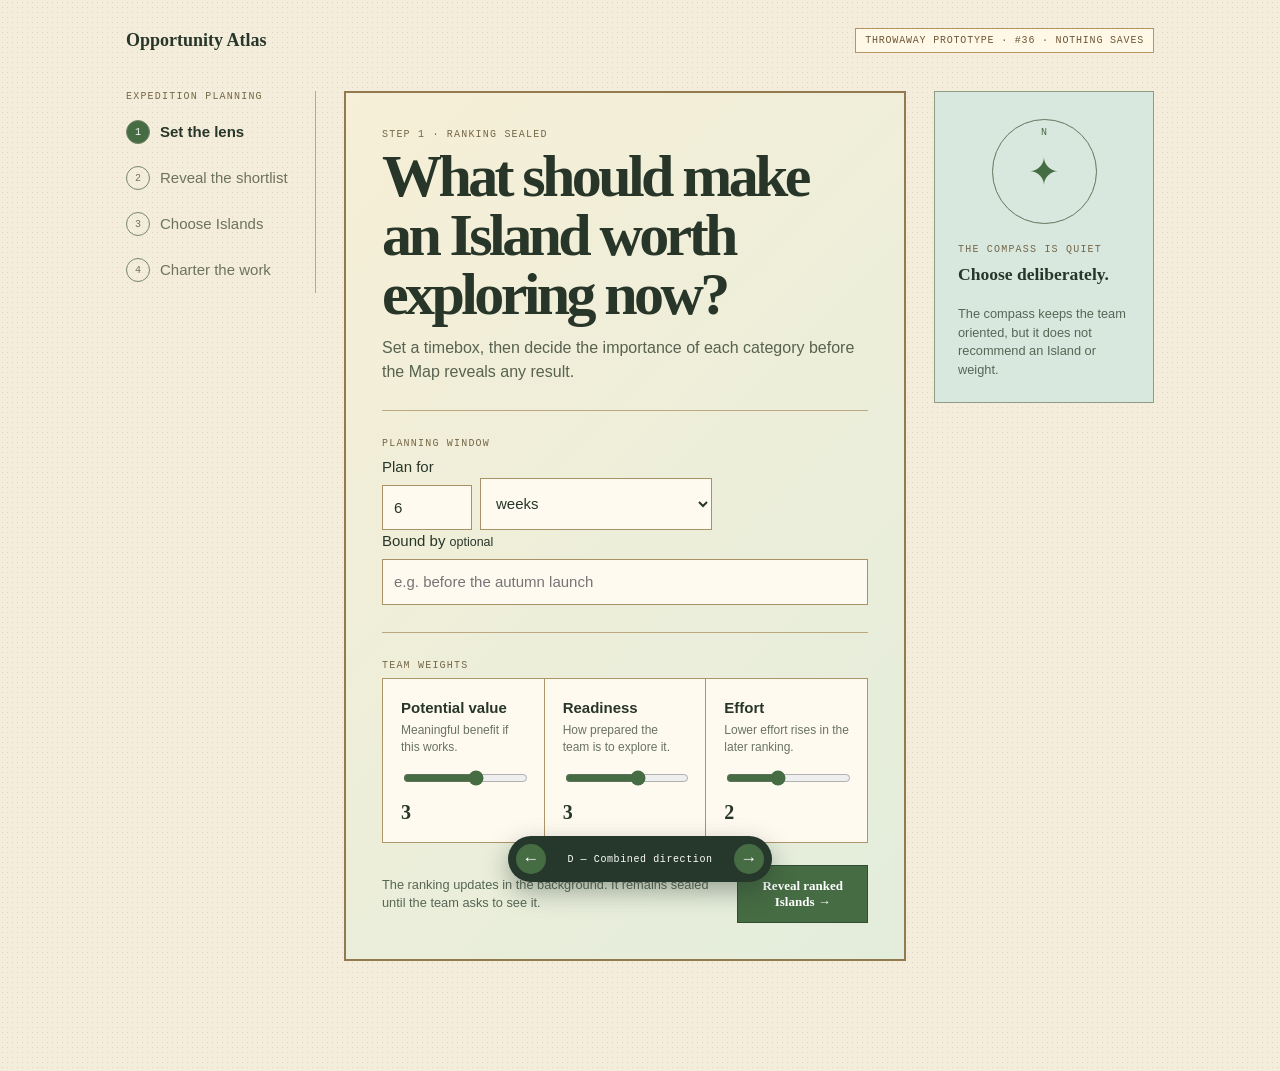
<file: static/prototype-blind-lens.html>
<!doctype html>
<html lang="en">
<head>
  <meta charset="utf-8">
  <meta name="viewport" content="width=device-width, initial-scale=1">
  <title>Prototype — blind Expedition lens</title>
  <style>
    :root{--ink:#273629;--paper:#f4eddb;--paper-deep:#e6d6b4;--sea:#d8e8df;--line:#a89167;--green:#466c43;--coral:#b86442;--blue:#eaf2f7}*{box-sizing:border-box}body{margin:0;background:var(--paper);color:var(--ink);font:15px/1.45 Manrope,Arial,sans-serif;background-image:radial-gradient(rgba(81,65,37,.13) .65px,transparent .65px);background-size:5px 5px}.shell{max-width:1080px;margin:auto;padding:28px 26px 110px}.throwaway{display:inline-block;padding:6px 9px;border:1px solid #b79562;background:#fff8e7;color:#6d5737;font:10px 'DM Mono',monospace;letter-spacing:.08em}.wordmark{font:600 18px Fraunces,Georgia,serif}.top{display:flex;justify-content:space-between;align-items:center;margin-bottom:38px}.eyebrow{margin:0 0 7px;color:#756748;font:10px 'DM Mono',monospace;letter-spacing:.12em}h1,h2,h3,p{margin-top:0}h1,h2,h3{font-family:Fraunces,Georgia,serif}h1{font-size:clamp(2.35rem,6vw,4.4rem);line-height:.98;letter-spacing:-.06em;margin-bottom:14px}.lead{max-width:650px;color:#576250;font-size:1rem}.rule{height:1px;background:#bba87f;margin:27px 0}.notice{display:flex;gap:11px;align-items:start;padding:13px 15px;border:1px solid #8aa29b;background:#e9f2ec;color:#435c49;font-size:.84rem}.seal{display:grid;place-items:center;width:22px;height:22px;border-radius:50%;background:#466c43;color:#fff;font-size:12px;flex:none}.field label{display:block;font-size:.76rem;font-weight:700}.field input{width:100%;margin-top:7px;padding:11px;border:1px solid #a89167;background:#fffaf0;color:var(--ink);font:inherit}.weight{display:grid;grid-template-columns:minmax(145px,1fr) 80px;gap:18px;align-items:center;padding:16px 0;border-top:1px solid #c8b890}.weight:first-child{border-top:0}.weight b,.weight small{display:block}.weight small{margin-top:3px;color:#697363;font-size:.75rem;font-weight:400}.weight input{width:100%;accent-color:#466c43}.weight output{font:600 20px Fraunces,Georgia,serif;text-align:right}.reveal{border:1px solid #314d34;background:#466c43;color:#fff;padding:12px 16px;font:600 13px Manrope;cursor:pointer}.reveal:hover{background:#355837}.variant{display:none}.variant.active{display:block}.a-grid{display:grid;grid-template-columns:minmax(0,1.35fr) 300px;gap:24px}.paper{border:1px solid #a89167;background:rgba(255,250,240,.73);padding:25px;box-shadow:6px 8px 0 rgba(117,86,41,.1)}.compass-card{border:1px solid #8d9c82;background:var(--sea);padding:23px}.compass{width:105px;height:105px;margin:4px auto 20px;border:1px solid #63765d;border-radius:50%;display:grid;place-items:center;font:38px Fraunces,serif;color:#466c43;position:relative}.compass:before{content:'N';position:absolute;top:7px;font:10px 'DM Mono',monospace}.plain-list{padding:0;margin:14px 0;list-style:none}.plain-list li{border-top:1px solid #a9baac;padding:10px 0;font-size:.8rem}.b-hero{border:2px double #927a4e;padding:36px;background:linear-gradient(135deg,#f7efd7,#e3eddc);text-align:center}.b-hero h1{max-width:690px;margin:0 auto 13px}.horizon-pill{display:inline-flex;gap:8px;align-items:center;padding:8px 12px;background:#fff9e8;border:1px solid #ad966a;margin:10px 0 21px;font-size:.8rem}.b-weights{display:grid;grid-template-columns:repeat(3,1fr);gap:1px;border:1px solid #ad966a;background:#ad966a;text-align:left}.b-weights .weight{border:0;background:#fffaf0;padding:18px;display:block}.b-weights output{display:block;text-align:left;margin-top:9px}.b-weights input{margin-top:14px}.b-footer{display:flex;justify-content:space-between;align-items:center;gap:18px;margin-top:22px;text-align:left}.c-layout{display:grid;grid-template-columns:270px minmax(0,1fr);gap:30px}.d-layout{display:grid;grid-template-columns:190px minmax(0,1fr) 220px;gap:28px;align-items:start}.d-layout>.compass-card{position:sticky;top:22px}.steps{border-right:1px solid #bba87f;padding-right:20px}.steps ol{padding:0;margin:0;list-style:none}.steps li{display:flex;gap:10px;align-items:center;padding:11px 0;color:#6d735f}.steps li.active{color:#273629;font-weight:700}.steps span{display:grid;place-items:center;width:24px;height:24px;border:1px solid #77876e;border-radius:50%;font:10px 'DM Mono',monospace}.steps .active span{background:#466c43;color:#fff}.single-question{max-width:630px}.question-number{color:#756748;font:12px 'DM Mono',monospace;letter-spacing:.1em}.question-controls{display:grid;gap:8px;margin:19px 0}.question-controls button{padding:13px;border:1px solid #b5a177;background:#fffaf0;color:#43533f;text-align:left;font:600 14px Manrope;cursor:pointer}.question-controls button.selected{border-color:#466c43;box-shadow:inset 4px 0 #466c43;background:#eaf2e5}.timebox{display:grid;grid-template-columns:90px 1fr;gap:8px;max-width:330px}.timebox input,.timebox select{width:100%;padding:11px;border:1px solid #a89167;background:#fffaf0;color:var(--ink);font:inherit}.row-actions{display:flex;justify-content:space-between;align-items:center;margin-top:30px}.switcher{position:fixed;z-index:5;bottom:18px;left:50%;transform:translateX(-50%);display:flex;align-items:center;gap:9px;padding:8px;background:#26372c;color:#fff;border-radius:99px;box-shadow:0 9px 24px #26372c66}.switcher button{border:0;background:#466c43;color:#fff;border-radius:50%;width:30px;height:30px;font-size:17px;cursor:pointer}.switcher span{min-width:170px;text-align:center;font:10px 'DM Mono',monospace;letter-spacing:.06em}@media(max-width:850px){.d-layout{grid-template-columns:170px minmax(0,1fr)}.d-layout>.compass-card{grid-column:2}}@media(max-width:720px){.shell{padding:20px 16px 100px}.a-grid,.c-layout,.d-layout{grid-template-columns:1fr}.b-weights{grid-template-columns:1fr}.steps{border-right:0;border-bottom:1px solid #bba87f;padding:0 0 15px}.steps ol{display:flex;gap:12px}.steps li{font-size:12px}.steps li:not(.active){display:none}.d-layout>.compass-card{position:static;grid-column:auto}.b-footer{display:block}.b-footer .reveal{margin-top:14px}.top{margin-bottom:25px}}
  </style>
</head>
<body>
  <main class="shell">
    <header class="top"><span class="wordmark">Opportunity Atlas</span><span class="throwaway">THROWAWAY PROTOTYPE · #36 · NOTHING SAVES</span></header>

    <section class="variant" data-variant="A">
      <p class="eyebrow">EXPEDITION PLANNING · STEP 1 OF 2</p><h1>Set the lens before you see the Islands.</h1><p class="lead">Choose what matters for this planning horizon. Rankings stay sealed until the team is ready to reveal them.</p>
      <div class="notice"><span class="seal">⌁</span><span><b>Ranking sealed.</b> Your choices recalculate the shortlist in the background, but no Island order, score, or recommendation is visible here.</span></div>
      <div class="a-grid" style="margin-top:24px"><section class="paper"><div class="field"><label>Planning horizon<input value="Next 6 weeks" aria-label="Planning horizon"></label></div><div class="rule"></div><p class="eyebrow">TEAM WEIGHTS</p><h2>What matters in this horizon?</h2><div class="weights"></div><button class="reveal">Reveal ranked Islands →</button></section><aside class="compass-card"><div class="compass">✦</div><p class="eyebrow">THE COMPASS IS QUIET</p><h3>Choose deliberately.</h3><p style="font-size:.8rem;color:#566655">This first step does not tell you which Island will win. It only sets the judgement the team wants to apply.</p><ul class="plain-list"><li>Values come from each Island’s Chart Room.</li><li>Weights belong to this Expedition plan.</li><li>AI suggestions are not part of this step.</li></ul></aside></div>
    </section>

    <section class="variant" data-variant="B">
      <section class="b-hero"><p class="eyebrow">EXPEDITION LENS · RANKING SEALED</p><h1>What should make an Island worth exploring now?</h1><p class="lead" style="margin-left:auto;margin-right:auto">Make the call on priorities first. The Map will not show its hand until you ask it to.</p><span class="horizon-pill">⌛ Planning horizon <input value="Next 6 weeks" aria-label="Planning horizon" style="border:0;background:transparent;font:inherit;width:115px"></span><div class="b-weights weights"></div><footer class="b-footer"><p style="margin:0;color:#566655;font-size:.8rem">No rank, score, Island name, or recommendation is shown while these weights change.</p><button class="reveal">Open the ranked shortlist →</button></footer></section>
    </section>

    <section class="variant" data-variant="C">
      <div class="c-layout"><aside class="steps"><p class="eyebrow">EXPEDITION PLANNING</p><ol><li class="active"><span>1</span> Set the lens</li><li><span>2</span> Reveal the shortlist</li><li><span>3</span> Choose Islands</li><li><span>4</span> Charter the work</li></ol></aside><section class="single-question"><p class="question-number">QUESTION 1 OF 4</p><h1>How soon do you need to learn?</h1><p class="lead">This changes the lens, not the answer. The Island ranking remains hidden until the final reveal.</p><div class="question-controls"><button>Within a few weeks <small>Favour something practical to learn quickly.</small></button><button class="selected">In the next 6 weeks <small>Balance learning value with readiness.</small></button><button>Over the next quarter <small>Leave more room for longer-term value.</small></button></div><div class="notice"><span class="seal">⌁</span><span><b>Still sealed.</b> You will set the remaining weights next, then choose when to reveal the ranking.</span></div><footer class="row-actions"><span style="font-size:.8rem;color:#63705f">0 Islands shown</span><button class="reveal">Continue →</button></footer></section></div>
    </section>

    <section class="variant" data-variant="D">
      <div class="d-layout"><aside class="steps"><p class="eyebrow">EXPEDITION PLANNING</p><ol><li class="active"><span>1</span> Set the lens</li><li><span>2</span> Reveal the shortlist</li><li><span>3</span> Choose Islands</li><li><span>4</span> Charter the work</li></ol></aside><section class="b-hero" style="text-align:left"><p class="eyebrow">STEP 1 · RANKING SEALED</p><h1 style="font-size:clamp(2.25rem,5vw,3.75rem);max-width:650px;margin-left:0">What should make an Island worth exploring now?</h1><p class="lead" style="margin-left:0">Set a timebox, then decide the importance of each category before the Map reveals any result.</p><div class="rule"></div><p class="eyebrow">PLANNING WINDOW</p><label class="field"><span>Plan for</span><span class="timebox"><input type="number" value="6" min="1" aria-label="Planning window length"><select aria-label="Planning window unit"><option>weeks</option><option>months</option><option>quarters</option></select></span></label><label class="field" style="margin-top:15px"><span>Bound by <small style="font-weight:400">optional</small></span><input placeholder="e.g. before the autumn launch" aria-label="Planning deadline or event"></label><div class="rule"></div><p class="eyebrow">TEAM WEIGHTS</p><div class="b-weights weights"></div><footer class="b-footer"><p style="margin:0;color:#566655;font-size:.8rem">The ranking updates in the background. It remains sealed until the team asks to see it.</p><button class="reveal">Reveal ranked Islands →</button></footer></section><aside class="compass-card"><div class="compass">✦</div><p class="eyebrow">THE COMPASS IS QUIET</p><h3>Choose deliberately.</h3><p style="font-size:.8rem;color:#566655;margin-bottom:0">The compass keeps the team oriented, but it does not recommend an Island or weight.</p></aside></div>
    </section>
  </main>
  <nav class="switcher" aria-label="Prototype variants"><button id="previous" aria-label="Previous variant">←</button><span id="variant-label"></span><button id="next" aria-label="Next variant">→</button></nav>
  <script>
    const dimensions=[['Potential value','Meaningful benefit if this works.'],['Readiness','How prepared the team is to explore it.'],['Effort','Lower effort rises in the later ranking.']];
    document.querySelectorAll('.weights').forEach(container=>container.innerHTML=dimensions.map(([name,description],index)=>`<label class="weight"><span><b>${name}</b><small>${description}</small></span><span><input type="range" min="0" max="5" value="${[3,3,2][index]}" aria-label="${name} weight"><output>${[3,3,2][index]}</output></span></label>`).join(''));
    document.querySelectorAll('.weight input').forEach(input=>input.addEventListener('input',()=>input.nextElementSibling.value=input.value));
    const variants=[['A','Sealed ledger'],['B','Map does not show its hand'],['C','Guided questions'],['D','Combined direction']];let current=new URLSearchParams(location.search).get('variant')||'D';
    function render(){document.querySelectorAll('.variant').forEach(node=>node.classList.toggle('active',node.dataset.variant===current));document.querySelector('#variant-label').textContent=`${current} — ${variants.find(item=>item[0]===current)[1]}`;history.replaceState({},'',`?variant=${current}`)}
    function move(offset){current=variants[(variants.findIndex(item=>item[0]===current)+offset+variants.length)%variants.length][0];render()}document.querySelector('#previous').onclick=()=>move(-1);document.querySelector('#next').onclick=()=>move(1);window.addEventListener('keydown',event=>{if(['INPUT','TEXTAREA'].includes(document.activeElement.tagName))return;if(event.key==='ArrowLeft')move(-1);if(event.key==='ArrowRight')move(1)});render();
  </script>
</body>
</html>
</file>
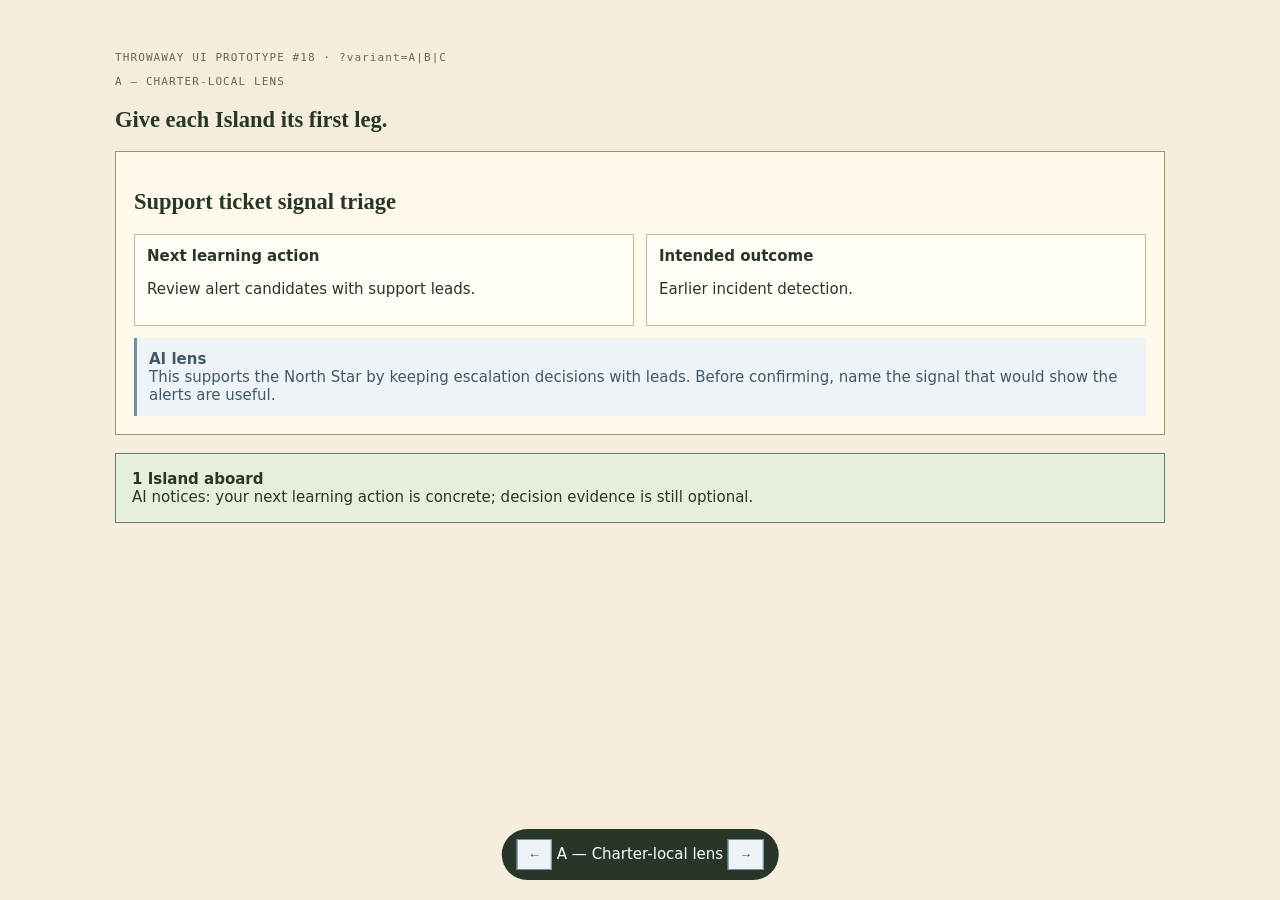
<file: static/prototype-expedition-ai-infused.html>
<!doctype html><meta charset="utf-8"><title>Throwaway #18 — infused Expedition AI</title><style>body{margin:0;background:#f4eddb;color:#273629;font:15px system-ui}.page{max-width:1050px;margin:auto;padding:40px}.ey{font:11px monospace;letter-spacing:.1em;color:#6d654d}h1,h2{font-family:Georgia,serif}.island{margin:16px 0;padding:18px;border:1px solid #a99160;background:#fff9eb}.guide{background:#edf3f7;border-left:3px solid #718ca3;padding:12px;margin-top:12px;color:#415967}.fields{display:grid;grid-template-columns:1fr 1fr;gap:12px}.field{padding:12px;border:1px solid #c9b78c;background:#fffdf5}.summary{margin-top:18px;padding:16px;border:1px solid #668166;background:#e6efdc}.hidden{display:none}.switch{position:fixed;bottom:20px;left:50%;transform:translateX(-50%);background:#273629;color:white;padding:10px 15px;border-radius:99px}button{padding:7px 10px;border:1px solid #718ca3;background:#edf3f7;color:#2c5a78;font-weight:600}.rail{display:flex;gap:14px}.rail .island{flex:1}.pulse{padding:10px;background:#edf3f7;border:1px solid #9caabb}.tag{display:inline-block;padding:4px 7px;background:#e2efdd;margin:4px}</style><main class="page"><p class="ey">THROWAWAY UI PROTOTYPE #18 · ?variant=A|B|C</p><section id="a"><p class="ey">A — CHARTER-LOCAL LENS</p><h1>Give each Island its first leg.</h1><article class="island"><h2>Support ticket signal triage</h2><div class="fields"><div class="field"><b>Next learning action</b><p>Review alert candidates with support leads.</p></div><div class="field"><b>Intended outcome</b><p>Earlier incident detection.</p></div></div><div class="guide"><b>AI lens</b><br>This supports the North Star by keeping escalation decisions with leads. Before confirming, name the signal that would show the alerts are useful.</div></article><footer class="summary"><b>1 Island aboard</b><br>AI notices: your next learning action is concrete; decision evidence is still optional.</footer></section><section id="b" class="hidden"><p class="ey">B — SELECTION-LOCAL SIGNALS</p><h1>Choose the focus set.</h1><div class="rail"><article class="island"><h2>Signal triage</h2><span class="tag">Selected</span><div class="pulse">AI: clear connection to response quality · human review explicit</div></article><article class="island"><h2>Renewal brief</h2><span class="tag">Selected</span><div class="pulse">AI: overlaps on retrieval work · compare shared evidence needs</div></article></div><footer class="summary"><b>Focus-set observation</b><br>Both Islands need cited source material; plan one learning action that tests that shared constraint.</footer></section><section id="c" class="hidden"><p class="ey">C — QUIET SUMMARY PROMPT</p><h1>Expedition assembled from Charters.</h1><article class="island"><h2>Signal triage</h2><p>Next action: Review alert candidates with support leads.</p></article><article class="island"><h2>Renewal brief</h2><p>Next action: Test account-brief source coverage.</p></article><footer class="summary"><b>Before you confirm</b><br>AI sees a possible shared data-readiness risk. <button>See why</button> <button>Ignore for now</button></footer></section></main><div class="switch"><button onclick="go(-1)">←</button> <span id="label"></span> <button onclick="go(1)">→</button></div><script>let v=(new URLSearchParams(location.search).get('variant')||'A').toUpperCase(),vs=['A','B','C'];function show(){vs.forEach(x=>document.getElementById(x.toLowerCase()).classList.toggle('hidden',x!==v));label.textContent=v+' — '+({A:'Charter-local lens',B:'Selection-local signals',C:'Quiet summary prompt'})[v]}function go(n){v=vs[(vs.indexOf(v)+n+3)%3];history.replaceState({},'', '?variant='+v);show()}addEventListener('keydown',e=>{if(!/INPUT|TEXTAREA/.test(document.activeElement.tagName)&&['ArrowLeft','ArrowRight'].includes(e.key))go(e.key==='ArrowLeft'?-1:1)});show()</script>
</file>
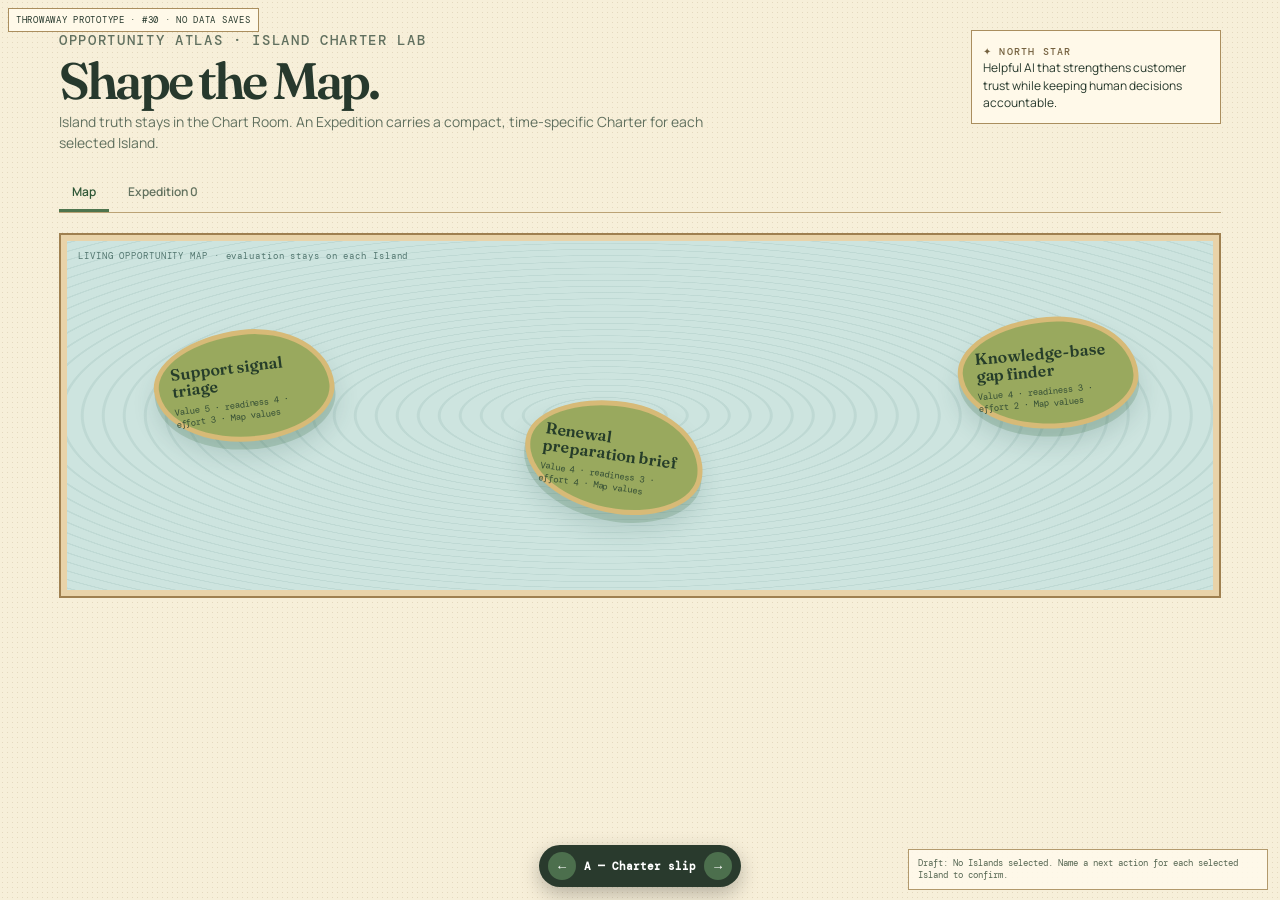
<file: static/prototype-expedition-brief.html>
<!doctype html>
<!-- THROWAWAY UI PROTOTYPE · GitHub #30 · no persistence / no production code.
 Question: What does an Island Charter look like after prepared Islands are selected?
 Variants A/B/C use ?variant= and deliberately disagree on the Charter's compact form. -->
<html lang="en"><head><meta charset="utf-8"><meta name="viewport" content="width=device-width,initial-scale=1"><title>Island Charter lab</title><style>
@import url('https://fonts.googleapis.com/css2?family=DM+Mono:wght@400;500&family=Fraunces:opsz,wght@9..144,500;9..144,600&family=Manrope:wght@400;500;600;700&display=swap');:root{--ink:#27392d;--paper:#f7efd9;--cream:#fff9eb;--line:#aa8e5e;--sea:#cde4df;--green:#547a52;--land:#99a95e;--sand:#d7ba77;--coral:#ad6042;--muted:#61705f;--violet:#5c5681}*{box-sizing:border-box}body{margin:0;background:var(--paper);background-image:radial-gradient(#927a4e31 .7px,transparent .7px);background-size:5px 5px;color:var(--ink);font-family:Manrope,Arial,sans-serif}.shell{max-width:1210px;margin:auto;padding:30px 24px 108px}.prototype{position:fixed;z-index:10;top:8px;left:8px;padding:5px 7px;border:1px solid var(--line);background:#fff9e9;font:9px 'DM Mono';letter-spacing:.08em}.mast{display:flex;justify-content:space-between;gap:25px;align-items:start}.eyebrow,label{font:500 10px 'DM Mono';letter-spacing:.12em;color:#74613f}.mast h1{margin:4px 0 6px;font:600 clamp(2rem,4vw,3.3rem)/1 Fraunces;letter-spacing:-.055em}.mast p{max-width:680px;margin:0;color:var(--muted);font-size:.87rem;line-height:1.5}.north{max-width:250px;border:1px solid var(--line);background:#fff9e9;padding:11px;font-size:.75rem;line-height:1.45}.tabs{display:flex;gap:6px;margin:20px 0;border-bottom:1px solid #bba275}.tabs button{border:0;border-bottom:3px solid transparent;background:transparent;padding:9px 13px;color:#63725f;font:600 12px Manrope;cursor:pointer}.tabs button.active{border-color:#4e744d;color:#2e5636}.map{position:relative;min-height:365px;overflow:hidden;border:2px solid #9f8050;background:var(--sea);background-image:repeating-radial-gradient(ellipse at 47% 50%,transparent 0 17px,#4f827c1d 18px 20px,transparent 21px);box-shadow:inset 0 0 0 6px #e9d3a9}.map:before{content:'LIVING OPPORTUNITY MAP · evaluation stays on each Island';position:absolute;left:17px;top:15px;color:#52766f;font:9px 'DM Mono';letter-spacing:.1em}.island{position:absolute;width:180px;min-height:112px;padding:20px 13px 12px;border:5px solid var(--sand);border-radius:52% 48% 45% 55%/45% 57% 43% 55%;background:var(--land);color:#263d2a;box-shadow:0 8px 0 #3f724636,0 15px 24px #2451462a;text-align:left;cursor:pointer}.island strong{display:block;font:600 16px/1.06 Fraunces}.island small{display:block;margin-top:6px;color:#344e35;font:9px/1.35 'DM Mono'}.island.selected:after{content:'✓';position:absolute;right:-11px;top:-13px;width:23px;height:23px;display:grid;place-items:center;border-radius:50%;background:var(--coral);color:white;font-weight:bold}.one{left:8%;top:95px;transform:rotate(-7deg)}.two{left:40%;top:166px;transform:rotate(8deg)}.three{right:7%;top:82px;transform:rotate(-5deg)}.variant{display:none}.variant.active{display:block}.field{display:block;margin:14px 0}.field input,.field textarea{display:block;width:100%;margin-top:5px;padding:9px;border:1px solid #bca476;background:#fffdf4;color:var(--ink);font:13px Manrope;resize:vertical}.field textarea{min-height:57px}.inherited{padding:11px 12px;border:1px dashed #9e875f;background:#fbf3db;font-size:.75rem;line-height:1.45}.inherited b{display:block;color:#496b50;font:500 9px 'DM Mono';letter-spacing:.08em}.pick{display:block;width:100%;margin:8px 0;padding:10px;border:1px solid #c1a673;background:#fff8e5;text-align:left;cursor:pointer;color:var(--ink)}.pick.on{border-color:#50734d;background:#e9efd7}.pick small{display:block;margin-top:4px;color:#5e6c5a;font:9px/1.4 'DM Mono'}.primary{border:1px solid #325636;background:#456e48;color:white;padding:11px 14px;font:600 12px Manrope;cursor:pointer;box-shadow:0 3px #29462f}.primary:disabled{opacity:.45;cursor:not-allowed}.hint{font-size:.73rem;line-height:1.45;color:#5c6d5b}.switch{position:fixed;z-index:11;bottom:13px;left:50%;transform:translateX(-50%);display:flex;align-items:center;gap:8px;border-radius:30px;padding:7px 9px;background:#293a2d;color:#fff;font:11px 'DM Mono';box-shadow:0 7px 20px #0004}.switch button{width:28px;height:28px;border:0;border-radius:50%;background:#4c6f4d;color:#fff;cursor:pointer}.status{position:fixed;z-index:10;right:12px;bottom:10px;max-width:360px;padding:7px 9px;border:1px solid #b2996c;background:#fffaecd9;font:9px/1.4 'DM Mono';color:#556652}.confirmed{margin-top:17px;padding:15px;border:1px solid #668166;background:#edf2df}.confirmed[hidden]{display:none}.confirmed h3{margin:4px 0;font:600 1.25rem Fraunces}.confirmed p{margin:0;font-size:.8rem;color:#566754}
/* A — Mission Slip’s selection rail remains, but the work is a vertical set of Island Charters with a summary rail. */.charter-slip{display:grid;grid-template-columns:250px minmax(0,1fr) 270px;border:1px solid #a88b58;background:#fff9eb;box-shadow:0 12px 25px #5843171a}.selection-rail,.summary-rail{padding:22px 17px;background:#f2e2bf}.selection-rail{border-right:1px solid #c5aa78}.summary-rail{border-left:1px solid #c5aa78}.selection-rail h3,.summary-rail h3{margin:4px 0 7px;font:600 1.28rem Fraunces}.charters{padding:31px 30px;background:linear-gradient(135deg,#fffaf0,#f2e4c4)}.charters h2{margin:4px 0 8px;font:600 2.05rem/1.05 Fraunces}.charter{margin:18px 0;padding:18px;border:1px solid #c7ad7b;background:#fffdf3}.charter h3{margin:0 0 10px;font:600 1.35rem Fraunces}.charter-grid{display:grid;grid-template-columns:1fr 1fr;gap:9px 13px}.charter .inherited{grid-column:1/-1}.charter .field{margin:0}.charter .field.evidence{grid-column:1/-1}.summary-rail .primary{width:100%;margin-top:14px}.summary-item{margin:10px 0;padding:9px;border-left:3px solid var(--green);background:#fff4d7;font-size:.72rem;line-height:1.4}
/* B — individual flags arranged side-by-side: the action is primary, secondary details unfold below it. */.flag-head{text-align:center;max-width:760px;margin:0 auto 20px}.flag-head h2{margin:3px 0;font:600 2.2rem Fraunces}.flag-head p{margin:0;color:var(--muted);font-size:.83rem}.flag-grid{display:grid;grid-template-columns:repeat(3,1fr);gap:14px}.flag{position:relative;padding:20px 16px 17px;border:1px solid #ac915e;background:#fff9ea;box-shadow:0 8px 15px #56411612}.flag:before{content:'ISLAND CHARTER';position:absolute;right:13px;top:11px;color:#886f45;font:8px 'DM Mono';letter-spacing:.09em}.flag h3{margin:26px 0 8px;font:600 1.45rem/1.05 Fraunces}.flag .field.action textarea{min-height:105px}.flag details{margin:13px -16px -17px;padding:12px 16px;background:#f2e2c0;border-top:1px solid #c9ae7a}.flag summary{cursor:pointer;font:600 11px Manrope;color:#465e44}.flag details .field{margin:12px 0 0}.fleet-summary{display:flex;align-items:center;justify-content:space-between;gap:20px;margin-top:17px;padding:15px 18px;border:1px solid #6a8967;background:#eaf0dd}.fleet-summary h3{margin:2px 0;font:600 1.3rem Fraunces}.fleet-summary p{margin:4px 0;font-size:.76rem;color:#566753}
/* C — a captain’s register: selected Islands are compact rows, and the active Charter opens as a full sheet. */.register{display:grid;grid-template-columns:39% 61%;border:2px solid #9d7e4b;background:#fff8e6;box-shadow:0 12px 25px #4d371617}.register-list{padding:27px 20px;background:#d3e4dc;border-right:2px solid #9d7e4b}.register-list h2,.charter-sheet h2{margin:4px 0 14px;font:600 2rem/1.05 Fraunces}.register-row{width:100%;margin:8px 0;padding:12px;border:1px solid #9bad84;background:#edf3dc;color:var(--ink);text-align:left;cursor:pointer}.register-row.active{border-color:#516f4b;box-shadow:inset 4px 0 #b76142}.register-row b{display:block;font:600 1.05rem Fraunces}.register-row small{display:block;margin-top:4px;font:9px/1.4 'DM Mono';color:#566a55}.charter-sheet{padding:29px 33px}.sheet-top{display:flex;justify-content:space-between;gap:12px;align-items:start}.sheet-top .tag{padding:6px 8px;background:#e9e2f5;color:#514d72;font:9px 'DM Mono'}.sheet-grid{display:grid;grid-template-columns:1fr 1fr;gap:9px 14px;margin-top:16px}.sheet-grid .inherited,.sheet-grid .evidence{grid-column:1/-1}.register-footer{display:flex;justify-content:space-between;gap:15px;align-items:end;margin-top:20px;padding-top:16px;border-top:1px solid #c7ad7c}.register-footer .hint{max-width:345px}
@media(max-width:850px){.shell{padding:42px 13px 108px}.mast{display:block}.north{margin-top:12px}.charter-slip,.register{display:block}.selection-rail{border-right:0;border-bottom:1px solid #c5aa78}.summary-rail{border-left:0;border-top:1px solid #c5aa78}.charters{padding:25px 19px}.flag-grid{grid-template-columns:1fr}.charter-grid,.sheet-grid{grid-template-columns:1fr}.register-list{border-right:0;border-bottom:2px solid #9d7e4b}.charter-sheet{padding:25px 20px}.status{display:none}}
</style></head><body><div class="prototype">THROWAWAY PROTOTYPE · #30 · NO DATA SAVES</div><main class="shell"><header class="mast"><div><p class="eyebrow">OPPORTUNITY ATLAS · ISLAND CHARTER LAB</p><h1 id="heading">Shape the Map.</h1><p id="subtitle">Island truth stays in the Chart Room. An Expedition carries a compact, time-specific Charter for each selected Island.</p></div><aside class="north"><b class="eyebrow">✦ NORTH STAR</b><br>Helpful AI that strengthens customer trust while keeping human decisions accountable.</aside></header><nav class="tabs"><button class="active" data-tab="map">Map</button><button data-tab="expedition">Expedition <span id="count">0</span></button></nav><section id="map-tab"><div id="live-map" class="map"></div></section><section id="expedition-tab" hidden>
<section class="variant" id="a"><div class="charter-slip"><aside class="selection-rail"><p class="eyebrow">FOCUS SET</p><h3>Choose Islands.</h3><p class="hint">Prepared Island hypotheses and values are inherited; this adds only Expedition-specific commitments.</p><div class="picks"></div></aside><section class="charters"><p class="eyebrow">EXPEDITION CHARTERS · DRAFT</p><h2>Give each Island its first leg.</h2><p class="hint">A Charter is not a second Chart Room. It names what this Expedition will do with this Island now.</p><div class="charters-list"></div></section><aside class="summary-rail"><p class="eyebrow">EXPEDITION ASSEMBLED FROM CHARTERS</p><h3>Fleet summary</h3><div class="summary"></div><button class="primary confirm" disabled>Confirm Map snapshot</button></aside></div></section>
<section class="variant" id="b"><header class="flag-head"><p class="eyebrow">EXPEDITION FLAGS · DRAFT</p><h2>Each Island flies its own Charter.</h2><p>The first learning action leads; participants, intended outcome, and decision evidence are available when they make that action clearer.</p></header><div class="picks compact-picks"></div><div class="flag-grid charters-list"></div><section class="fleet-summary"><div><p class="eyebrow">EXPEDITION ASSEMBLED FROM CHARTERS</p><h3 id="fleet-name">No Islands aboard yet.</h3><p class="summary"></p></div><button class="primary confirm" disabled>Confirm Map snapshot</button></section></section>
<section class="variant" id="c"><div class="register"><aside class="register-list"><p class="eyebrow">EXPEDITION REGISTER</p><h2>Islands aboard.</h2><p class="hint">Choose Islands, then open their individual Charters one at a time.</p><div class="picks"></div><div class="register-rows"></div></aside><section class="charter-sheet"><div class="sheet-top"><div><p class="eyebrow">ACTIVE ISLAND CHARTER</p><h2 id="sheet-title">Choose an Island.</h2></div><span class="tag">TIME-SPECIFIC</span></div><div class="sheet-content"></div><footer class="register-footer"><p class="hint summary">No Charters yet.</p><button class="primary confirm" disabled>Confirm Map snapshot</button></footer></section></div></section>
<section class="confirmed" id="confirmed" hidden><p class="eyebrow">EXPEDITION CONFIRMED · SNAPSHOT CAPTURED</p><h3>The Expedition is ready.</h3><p id="confirmed-copy"></p></section></section></main><nav class="switch"><button id="prev">←</button><strong id="variant-name"></strong><button id="next">→</button></nav><aside class="status" id="status"></aside>
<script>
const islands=[{id:'triage',name:'Support signal triage',hypothesis:'Spot repeated customer issues before they become incidents.',gap:'Confirm an alert baseline with support leads.',values:'Value 5 · readiness 4 · effort 3',pos:'one'},{id:'renewal',name:'Renewal preparation brief',hypothesis:'Prepare account context before strategic renewal conversations.',gap:'Check shared account-data access.',values:'Value 4 · readiness 3 · effort 4',pos:'two'},{id:'gaps',name:'Knowledge-base gap finder',hypothesis:'Reveal unanswered recurring customer questions.',gap:'Validate the quality of intent labels.',values:'Value 4 · readiness 3 · effort 2',pos:'three'}];const names={A:'Charter slip',B:'Island flags',C:'Captain’s register'};let variant=(new URLSearchParams(location.search).get('variant')||'A').toUpperCase(),selected=new Set(),activeId=null,confirmed=false;let charters={};const byId=id=>islands.find(x=>x.id===id);function islandButton(i){return `<button class="island ${i.pos} ${selected.has(i.id)?'selected':''}" data-island="${i.id}"><strong>${i.name}</strong><small>${i.values} · Map values</small></button>`}function pick(i){return `<button class="pick ${selected.has(i.id)?'on':''}" data-pick="${i.id}">${selected.has(i.id)?'✓':'○'} ${i.name}<small>${i.hypothesis}</small></button>`}function charterForm(i,shape='card'){let c=charters[i.id]||{};return `<article class="charter ${shape}"><h3>${i.name}</h3><div class="charter-grid ${shape==='sheet'?'sheet-grid':''}"><div class="inherited"><b>INHERITED FROM THE ISLAND · READ ONLY</b>${i.hypothesis}<br><em>Known gap: ${i.gap}</em><br><small>${i.values}</small></div><label class="field action">NEXT LEARNING ACTION <textarea data-field="action" data-id="${i.id}" placeholder="The smallest useful learning move…">${c.action||''}</textarea></label><label class="field">PARTICIPANTS · OPTIONAL <input data-field="people" data-id="${i.id}" placeholder="Who needs to take part?" value="${c.people||''}"></label><label class="field">INTENDED OUTCOME · OPTIONAL <textarea data-field="outcome" data-id="${i.id}" placeholder="A useful outcome for this Island in this Expedition…">${c.outcome||''}</textarea></label><label class="field evidence">DECISION EVIDENCE · OPTIONAL <textarea data-field="evidence" data-id="${i.id}" placeholder="What would help the team continue, adjust, or stop?">${c.evidence||''}</textarea></label></div></article>`}function chosen(){return[...selected].map(byId)}function summaryText(){let all=chosen(),actions=all.filter(i=>(charters[i.id]?.action||'').trim()).length;return all.length?`${all.length} Island${all.length===1?'':'s'} selected · ${actions}/${all.length} next learning action${all.length===1?'':'s'} named.`:'No Islands selected.'}function updateMeta(){let all=chosen();document.querySelectorAll('.summary').forEach(s=>s.textContent=summaryText());let summaryBox=document.querySelector('#a .summary');if(summaryBox)summaryBox.innerHTML=all.length?all.map(i=>`<article class="summary-item"><b>${i.name}</b><br>${charters[i.id]?.action?.trim()||'No next action named yet.'}</article>`).join(''):'<p class="hint">Selected Island Charters will assemble here.</p>';let fleet=document.querySelector('#fleet-name');if(fleet)fleet.textContent=all.length?`${all.length} Island Charter${all.length===1?'':'s'} aboard.`:'No Islands aboard yet.';let canConfirm=all.length>0&&all.every(i=>(charters[i.id]?.action||'').trim());document.querySelectorAll('.confirm').forEach(b=>b.disabled=confirmed||!canConfirm);document.querySelector('#count').textContent=all.length;document.querySelector('#status').textContent=`Draft: ${summaryText()} ${canConfirm?'All selected Islands have a next action.':'Name a next action for each selected Island to confirm.'}`}function setValue(el){charters[el.dataset.id]={...(charters[el.dataset.id]||{}),[el.dataset.field]:el.value};updateMeta()}function mapRender(){document.querySelector('#live-map').innerHTML=islands.map(islandButton).join('');document.querySelectorAll('[data-island]').forEach(b=>b.onclick=()=>toggle(b.dataset.island))}function toggle(id){selected.has(id)?selected.delete(id):selected.add(id);if(!activeId||!selected.has(activeId))activeId=[...selected][0]||null;render()}function bindInputs(root=document){root.querySelectorAll('[data-field]').forEach(el=>el.oninput=()=>setValue(el))}function render(){mapRender();document.querySelectorAll('.picks').forEach(box=>{box.innerHTML=islands.map(pick).join('');box.querySelectorAll('[data-pick]').forEach(b=>b.onclick=()=>toggle(b.dataset.pick))});let all=chosen();document.querySelectorAll('.charters-list').forEach(list=>list.innerHTML=all.length?all.map(i=>charterForm(i)).join(''):'<p class="hint">Select one or more prepared Islands to create their Charters.</p>');let rows=document.querySelector('.register-rows');if(rows)rows.innerHTML=all.map(i=>`<button class="register-row ${activeId===i.id?'active':''}" data-open="${i.id}"><b>${i.name}</b><small>${charters[i.id]?.action?.trim()||'No next action yet'}</small></button>`).join('');rows?.querySelectorAll('[data-open]').forEach(b=>b.onclick=()=>{activeId=b.dataset.open;render()});let title=document.querySelector('#sheet-title'),sheet=document.querySelector('.sheet-content');if(title&&sheet){let current=activeId&&byId(activeId);title.textContent=current?current.name:'Choose an Island.';sheet.innerHTML=current?charterForm(current,'sheet'):'<p class="hint">First choose prepared Islands at left. Each Island receives its own compact Charter; the Expedition summary is assembled from those Charters.</p>'}bindInputs();updateMeta()}function show(){document.querySelectorAll('.variant').forEach(x=>x.classList.toggle('active',x.id===variant.toLowerCase()));document.querySelector('#variant-name').textContent=`${variant} — ${names[variant]}`;render()}function tab(t){document.querySelector('#map-tab').hidden=t!=='map';document.querySelector('#expedition-tab').hidden=t!=='expedition';document.querySelectorAll('.tabs button').forEach(b=>b.classList.toggle('active',b.dataset.tab===t));document.querySelector('#heading').textContent=t==='map'?'Shape the Map.':'Charter the Expedition.';document.querySelector('#subtitle').textContent=t==='map'?'Island truth stays in the Chart Room. An Expedition carries a compact, time-specific Charter for each selected Island.':'Choose prepared Islands, then give each one a concrete first learning move. The Expedition is the assembled set of Charters.'}function move(n){let keys=Object.keys(names),at=keys.indexOf(variant);variant=keys[(at+n+keys.length)%keys.length];history.replaceState({},'',`?variant=${variant}`);show()}document.querySelectorAll('.tabs button').forEach(b=>b.onclick=()=>tab(b.dataset.tab));document.querySelector('#prev').onclick=()=>move(-1);document.querySelector('#next').onclick=()=>move(1);document.addEventListener('keydown',e=>{if(['INPUT','TEXTAREA'].includes(document.activeElement.tagName))return;if(e.key==='ArrowLeft')move(-1);if(e.key==='ArrowRight')move(1)});document.querySelectorAll('.confirm').forEach(b=>b.onclick=()=>{confirmed=true;document.querySelector('#confirmed').hidden=false;document.querySelector('#confirmed-copy').textContent=`Map snapshot includes ${[...selected].map(id=>byId(id).name).join(', ')}. ${summaryText()} The living Map remains editable.`;render();document.querySelector('#confirmed').scrollIntoView({behavior:'smooth'})});show();tab('map');
</script></body></html>
</file>
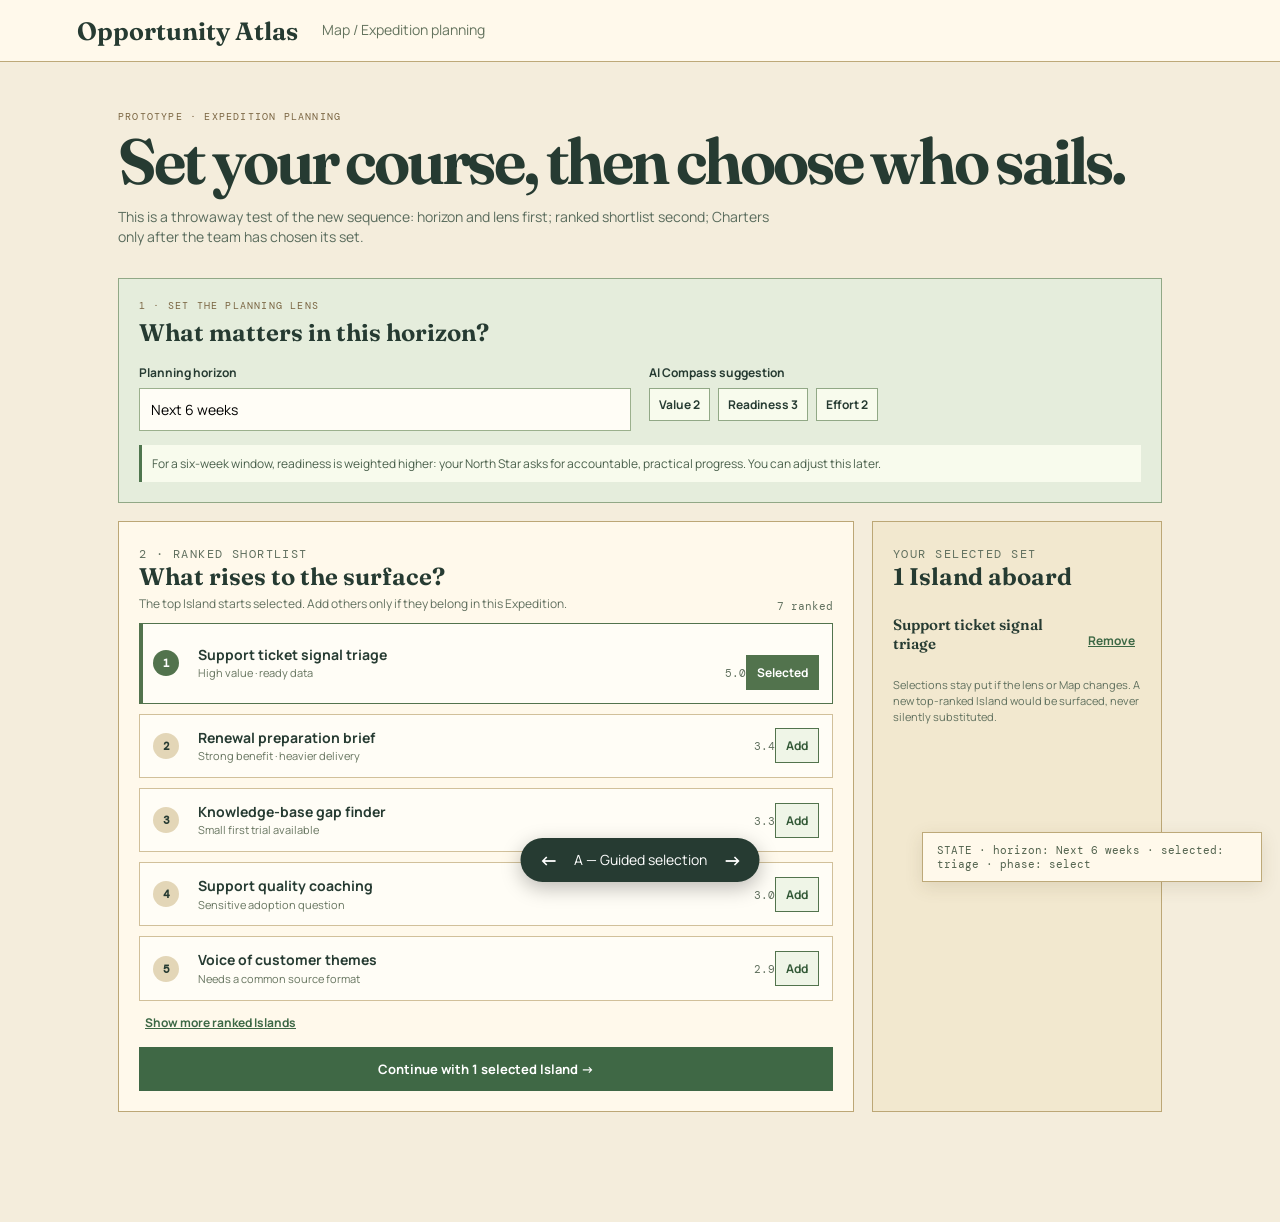
<file: static/prototype-expedition-planning.html>
<!doctype html>
<!-- PROTOTYPE: Three variants of Expedition planning, switchable with ?variant=A|B|C. -->
<html lang="en"><head><meta charset="utf-8"><meta name="viewport" content="width=device-width,initial-scale=1"><title>Prototype · Expedition planning</title><style>
@import url('https://fonts.googleapis.com/css2?family=DM+Mono&family=Fraunces:opsz,wght@9..144,500;9..144,650&family=Manrope:wght@400;500;600;700&display=swap');
*{box-sizing:border-box}body{margin:0;background:#f4eddc;color:#263b32;font:14px/1.45 Manrope,sans-serif}.bar{height:62px;display:flex;align-items:center;gap:24px;padding:0 6%;border-bottom:1px solid #bda979;background:#fff9eb}.brand{font:650 25px Fraunces,serif}.crumb{color:#64735e}.shell{max-width:1100px;margin:0 auto;padding:48px 28px 110px}.eyebrow{margin:0 0 6px;color:#7a6542;font:10px DM Mono,monospace;letter-spacing:.12em}.title{margin:0;font:650 clamp(2.2rem,5vw,4rem)/1 Fraunces,serif;letter-spacing:-.05em}.lede{max-width:670px;color:#596b5c}.plan{margin-top:30px}.setup{background:#e5eddc;border:1px solid #91a886;padding:20px}.setup h2,.ranked h2,.selected h2,.charter h2{margin:0;font:650 1.5rem Fraunces,serif}.setup-grid{display:grid;grid-template-columns:1fr 1fr;gap:18px;margin-top:17px}.field{display:block;font-weight:700;font-size:12px}.field input{display:block;width:100%;margin-top:7px;padding:11px;border:1px solid #9bb08d;background:#fffdf6;font:14px Manrope}.lens{display:flex;gap:8px;flex-wrap:wrap;margin-top:7px}.lens span{padding:7px 9px;border:1px solid #91a886;background:#f8fbed;font-size:12px}.hint{margin:14px 0 0;padding:10px;border-left:3px solid #4f764e;background:#f8fbed;color:#4a604c;font-size:12px}.layout-a{display:grid;grid-template-columns:minmax(0,1fr) 290px;gap:18px}.layout-b{display:grid;grid-template-columns:240px minmax(0,1fr);gap:0;border:1px solid #bca776;background:#fff9eb}.layout-c{display:grid;grid-template-columns:1fr 1fr;gap:20px}.ranked,.selected,.charter{margin-top:18px;padding:20px;border:1px solid #bca776;background:#fff9eb}.ranked header,.selected header{display:flex;align-items:end;justify-content:space-between;gap:15px}.ranked header p,.selected header p{margin:4px 0 0;color:#61705f;font-size:12px}.island{display:grid;grid-template-columns:33px 1fr auto;gap:12px;align-items:center;margin-top:10px;padding:13px;border:1px solid #d1c09a;background:#fffdf6}.island.top{border-color:#52734d;box-shadow:inset 3px 0 #52734d}.place{display:grid;place-items:center;width:26px;height:26px;border-radius:50%;background:#e3d6b7;font:700 11px DM Mono}.top .place{background:#52734d;color:#fff}.island b,.island small{display:block}.island small{color:#66745f;font-size:11px}.score{color:#60705e;font:11px DM Mono}.add,button{cursor:pointer;font:700 12px Manrope}.add{padding:8px 10px;border:1px solid #52734d;background:#eff5e7;color:#345a38}.add.selected{background:#52734d;color:#fff}.continue{width:100%;margin-top:15px;padding:13px;border:0;background:#3f6845;color:#fff;font-size:13px}.continue:disabled{opacity:.45}.selected{background:#f2e8cf}.selected-list{margin-top:14px}.chosen{display:flex;align-items:center;justify-content:space-between;padding:10px 0;border-top:1px solid #cfbd98}.chosen:first-child{border-top:0}.chosen b{font:600 15px Fraunces,serif}.mini{margin-top:14px;color:#60705e;font-size:11px}.show-more{margin-top:12px;border:0;background:transparent;color:#3d6845;text-decoration:underline}.rail{padding:28px 20px;background:#315b45;color:#eaf0df}.rail h2{margin:5px 0 15px;font:500 25px Fraunces,serif}.rail-step{padding:12px 0;border-top:1px solid #66806a}.rail-step.active{color:#fff;font-weight:700}.stage{padding:28px}.stage .setup{margin:0}.layout-c .setup{margin-top:0}.state{position:fixed;right:18px;bottom:18px;max-width:340px;padding:10px 14px;border:1px solid #bda979;background:#fff9eb;box-shadow:0 5px 18px #5d4c2722;color:#52634e;font:11px DM Mono}.switcher{position:fixed;bottom:18px;left:50%;transform:translateX(-50%);display:flex;align-items:center;gap:10px;padding:8px 12px;border-radius:99px;background:#263b32;color:#fff;box-shadow:0 6px 20px #0004;z-index:2}.switcher button{border:0;background:transparent;color:#fff;font-size:19px}.switcher a{color:#dce6ce;text-decoration:none}.phase{margin-top:18px;padding:20px;border:1px dashed #a99162;background:#fffcf3}.charter-row{padding:14px 0;border-top:1px solid #d2c09c}.charter-row:first-child{border-top:0}.charter-row textarea{width:100%;height:58px;margin-top:7px;padding:8px;border:1px solid #bca776;background:#fff;font:12px Manrope}@media(max-width:750px){.layout-a,.layout-b,.layout-c{display:block}.rail{display:flex;gap:10px;padding:14px;overflow:auto}.rail h2{display:none}.rail-step{border:0;white-space:nowrap}.setup-grid{grid-template-columns:1fr}.shell{padding:32px 16px 100px}}
</style></head><body><header class="bar"><div class="brand">Opportunity Atlas</div><div class="crumb">Map / Expedition planning</div></header><main class="shell"><p class="eyebrow">PROTOTYPE · EXPEDITION PLANNING</p><h1 class="title">Set your course, then choose who sails.</h1><p class="lede">This is a throwaway test of the new sequence: horizon and lens first; ranked shortlist second; Charters only after the team has chosen its set.</p><div id="app" class="plan"></div></main><div id="state" class="state"></div><nav class="switcher"><button id="prev">←</button><span id="variantLabel"></span><button id="next">→</button></nav><script>
const islands=[['triage','Support ticket signal triage','High value · ready data','5.0'],['renewal','Renewal preparation brief','Strong benefit · heavier delivery','3.4'],['gaps','Knowledge-base gap finder','Small first trial available','3.3'],['coach','Support quality coaching','Sensitive adoption question','3.0'],['voice','Voice of customer themes','Needs a common source format','2.9'],['onboard','Implementation onboarding guide','Evidence still thin','2.4'],['routing','Escalation routing assistant','Risk needs more work','2.1']];
const q=new URLSearchParams(location.search), variants=['A','B','C'];let variant=q.get('variant')||'A', selected=new Set(['triage']),more=false,phase='select',horizon='Next 6 weeks';
function choose(id){selected.has(id)?selected.delete(id):selected.add(id);render()}function setup(){return `<section class="setup"><p class="eyebrow">1 · SET THE PLANNING LENS</p><h2>What matters in this horizon?</h2><div class="setup-grid"><label class="field">Planning horizon<input value="${horizon}" oninput="horizon=this.value;state()"></label><div class="field">AI Compass suggestion<div class="lens"><span>Value 2</span><span>Readiness 3</span><span>Effort 2</span></div></div></div><p class="hint">For a six-week window, readiness is weighted higher: your North Star asks for accountable, practical progress. You can adjust this later.</p></section>`}function ranking(){let list=more?islands:islands.slice(0,5);return `<section class="ranked"><header><div><p class="eyebrow">2 · RANKED SHORTLIST</p><h2>What rises to the surface?</h2><p>The top Island starts selected. Add others only if they belong in this Expedition.</p></div><span class="score">${islands.length} ranked</span></header>${list.map(([id,name,detail,score],i)=>`<article class="island ${i===0?'top':''}"><span class="place">${i+1}</span><div><b>${name}</b><small>${detail}</small></div><div><span class="score">${score}</span><button class="add ${selected.has(id)?'selected':''}" onclick="choose('${id}')">${selected.has(id)?'Selected':'Add'}</button></div></article>`).join('')}${!more?`<button class="show-more" onclick="more=true;render()">Show more ranked Islands</button>`:''}<button class="continue" ${selected.size?'':'disabled'} onclick="phase='charter';render()">Continue with ${selected.size} selected Island${selected.size===1?'':'s'} →</button></section>`}function selection(){return `<aside class="selected"><header><div><p class="eyebrow">YOUR SELECTED SET</p><h2>${selected.size} Island${selected.size===1?'':'s'} aboard</h2></div></header><div class="selected-list">${[...selected].map(id=>{let x=islands.find(i=>i[0]===id);return `<div class="chosen"><b>${x[1]}</b><button class="show-more" onclick="choose('${id}')">Remove</button></div>`}).join('')}</div><p class="mini">Selections stay put if the lens or Map changes. A new top-ranked Island would be surfaced, never silently substituted.</p></aside>`}function charters(){return `<section class="phase"><p class="eyebrow">3 · CHARTER DETAILS</p><h2>Give each chosen Island its first learning move.</h2>${[...selected].map(id=>{let x=islands.find(i=>i[0]===id);return `<div class="charter-row"><b>${x[1]}</b><textarea placeholder="Next learning action…"></textarea></div>`}).join('')}<button class="continue" onclick="phase='select';render()">← Back to selected set</button></section>`}function render(){let content=phase==='charter'?charters():ranking();if(variant==='A')app.innerHTML=setup()+`<div class="layout-a">${content}${selection()}</div>`;if(variant==='B')app.innerHTML=`<div class="layout-b"><aside class="rail"><h2>Expedition planning</h2><div class="rail-step active">1. Set lens</div><div class="rail-step active">2. Choose Islands</div><div class="rail-step">3. Charter details</div></aside><div class="stage">${setup()}${content}</div></div>`;if(variant==='C')app.innerHTML=`<div class="layout-c"><div>${setup()}${selection()}</div><div>${content}</div></div>`;variantLabel.innerHTML=`${variant} — ${variant==='A'?'Guided selection':variant==='B'?'Journey rail':'Planning board'}`;state()}function state(){document.querySelector('#state').textContent=`STATE · horizon: ${horizon} · selected: ${[...selected].join(', ')} · phase: ${phase}`;let u=new URL(location);u.searchParams.set('variant',variant);history.replaceState({},'',u)}function cycle(n){variant=variants[(variants.indexOf(variant)+n+3)%3];render()}prev.onclick=()=>cycle(-1);next.onclick=()=>cycle(1);addEventListener('keydown',e=>{if(!['INPUT','TEXTAREA'].includes(document.activeElement.tagName)&&e.key==='ArrowLeft')cycle(-1);if(!['INPUT','TEXTAREA'].includes(document.activeElement.tagName)&&e.key==='ArrowRight')cycle(1)});render();
</script></body></html>
</file>
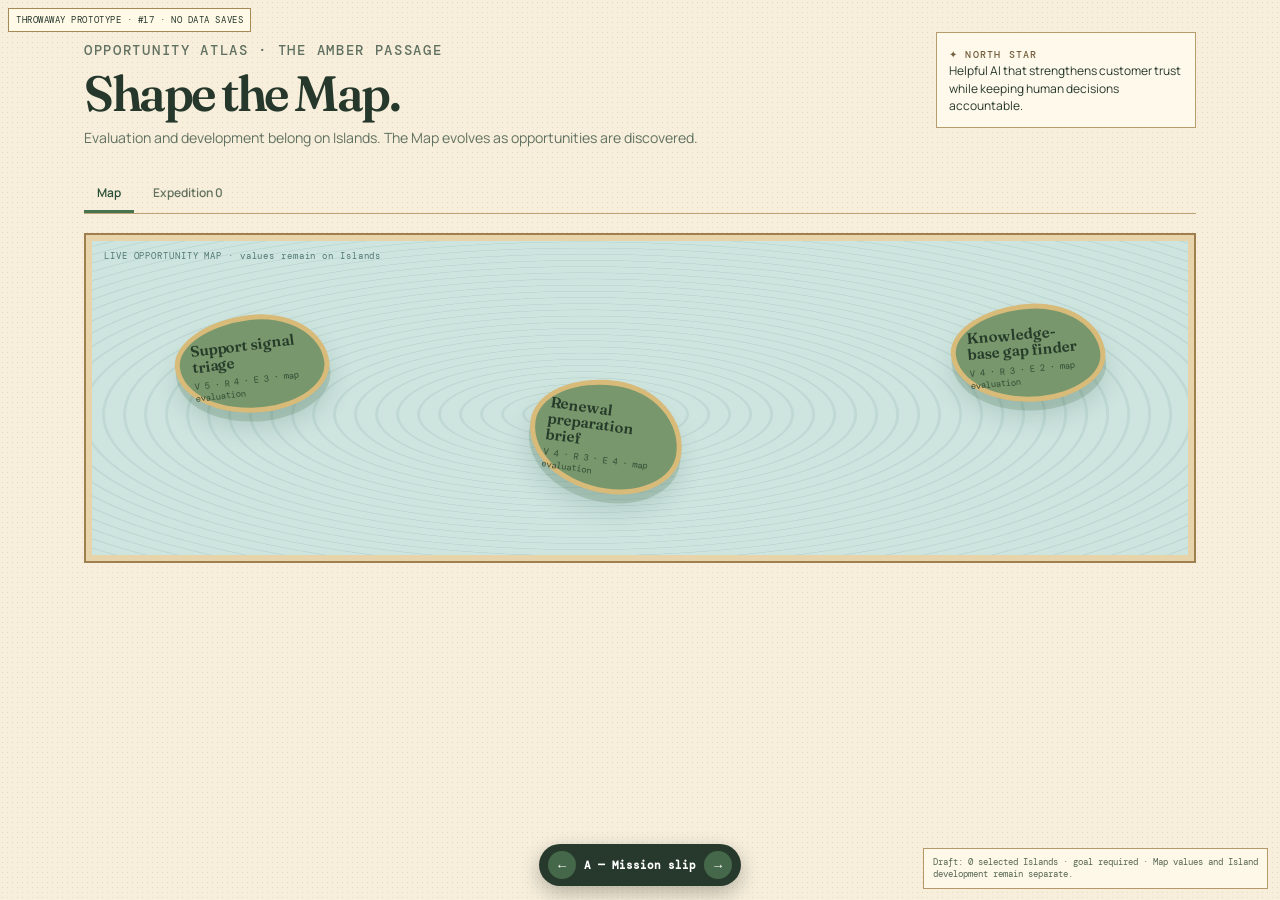
<file: static/prototype-expedition-selection.html>
<!doctype html>
<!-- THROWAWAY UI PROTOTYPE · GitHub #17 · no persistence, no production code.
 Question: How can a slim Expedition select prepared Islands, record a goal/outcome, and capture a Map snapshot? A=mission slip; B=departure sequence; C=atlas confirmation. -->
<html lang="en"><head><meta charset="utf-8"><meta name="viewport" content="width=device-width,initial-scale=1"><title>Expedition lab</title><style>
@import url('https://fonts.googleapis.com/css2?family=DM+Mono:wght@400;500&family=Fraunces:opsz,wght@9..144,500;9..144,600&family=Manrope:wght@400;500;600;700&display=swap');:root{--ink:#26382c;--sea:#cee4df;--paper:#f7efdc;--cream:#fff9ea;--line:#a78958;--land:#78976c;--sand:#d9bb78;--coral:#ac603f;--muted:#617161}*{box-sizing:border-box}body{margin:0;color:var(--ink);font-family:Manrope,Arial;background:var(--paper);background-image:radial-gradient(#987b4930 .7px,transparent .7px);background-size:5px 5px}.app{max-width:1160px;margin:auto;padding:32px 24px 120px}.proto{position:fixed;z-index:8;top:8px;left:8px;padding:5px 7px;border:1px solid var(--line);background:#fff9e8;font:9px 'DM Mono';letter-spacing:.06em}.head{display:flex;justify-content:space-between;gap:18px;align-items:flex-start}.eyebrow,label{font:500 10px 'DM Mono';letter-spacing:.12em;color:#735f3f}.head h1{margin:4px 0;font:600 clamp(2rem,4vw,3.1rem)/1 Fraunces;letter-spacing:-.05em}.head p{margin:8px 0;max-width:630px;font-size:.88rem;line-height:1.5;color:var(--muted)}.star{max-width:260px;border:1px solid #b69d6d;background:#fff9eb;padding:12px;font-size:.75rem;line-height:1.45}.tabs{display:flex;gap:6px;margin:19px 0;border-bottom:1px solid #bca476}.tabs button{padding:9px 13px;border:0;border-bottom:3px solid transparent;background:none;color:#63735f;font:600 12px Manrope;cursor:pointer}.tabs button.active{color:#284e36;border-color:#47734e}.variant{display:none}.variant.active{display:block}.map{position:relative;min-height:330px;overflow:hidden;border:2px solid #9e7f4d;background:var(--sea);background-image:repeating-radial-gradient(ellipse at 45% 55%,transparent 0 17px,#4b80791c 18px 20px,transparent 21px);box-shadow:inset 0 0 0 6px #e8d4aa}.map:after{content:'LIVE OPPORTUNITY MAP · values remain on Islands';position:absolute;top:15px;left:18px;color:#527873;font:9px 'DM Mono';letter-spacing:.1em}.island{position:absolute;width:154px;min-height:98px;padding:17px 12px 10px;border:5px solid #d8ba79;border-radius:52% 48% 45% 55%/45% 57% 43% 55%;background:var(--land);color:#263c2a;box-shadow:0 9px 0 #47734d38,0 16px 24px #27564528;text-align:left;cursor:pointer}.island:hover{outline:2px solid var(--coral);outline-offset:5px}.island strong{display:block;font:600 15px/1.05 Fraunces}.island small{display:block;margin-top:5px;font:9px 'DM Mono';color:#344d36}.island.selected:before{content:'✓';position:absolute;right:-10px;top:-12px;width:22px;height:22px;border-radius:50%;display:grid;place-items:center;background:var(--coral);color:#fff;font-weight:bold}.one{left:8%;top:80px;transform:rotate(-7deg)}.two{left:40%;top:145px;transform:rotate(8deg)}.three{right:8%;top:69px;transform:rotate(-5deg)}.primary{border:1px solid #305239;background:#436d48;color:white;padding:11px 15px;cursor:pointer;box-shadow:0 3px #29452f}.primary:disabled{opacity:.45;cursor:not-allowed}.secondary{border:1px solid #a88d5f;background:#fff7e3;color:#38553a;padding:7px 9px;cursor:pointer}.field input,.field textarea{display:block;width:100%;margin-top:5px;border:1px solid #bca476;background:#fffdf4;padding:9px;font:13px Manrope;resize:vertical}.field textarea{min-height:62px}.pick{display:block;width:100%;margin:9px 0;padding:9px;border:1px solid #c5aa76;background:#fff8e5;text-align:left;cursor:pointer}.pick.on{border-color:#557653;background:#e8efd5}.pick small{display:block;margin-top:3px;color:#61705e;font:9px 'DM Mono'}.develop{margin-top:7px;font-size:.72rem}.hint{margin:10px 0;padding:9px 11px;border-left:3px solid var(--coral);background:#f4e5c3;font-size:.75rem;line-height:1.4}.switch{position:fixed;z-index:9;bottom:14px;left:50%;transform:translateX(-50%);display:flex;gap:8px;align-items:center;padding:7px 9px;border-radius:30px;background:#26392c;color:white;font:11px 'DM Mono';box-shadow:0 7px 20px #0004}.switch button{width:28px;height:28px;border:0;border-radius:50%;background:#46684a;color:white;cursor:pointer}.status{position:fixed;z-index:8;right:12px;bottom:11px;max-width:345px;padding:7px 9px;border:1px solid #b49a6b;background:#fffaecd9;color:#566651;font:9px/1.4 'DM Mono'}.snapshot{margin-top:16px;padding:14px;border:1px solid #658164;background:#edf2df}.snapshot[hidden]{display:none}.snapshot h3{margin:2px 0 4px;font:600 1.2rem Fraunces}.snapshot p{margin:0;font-size:.8rem;color:#576755}
/* A: a paper mission slip with a separate selection rail. */.slip{display:grid;grid-template-columns:1fr 300px;min-height:530px;border:1px solid #a88c5a;background:#fff9eb;box-shadow:0 12px 25px #5a42161a}.slip-main{padding:42px 46px;background:linear-gradient(135deg,#fffaf0,#f2e5c7)}.slip-main h2{margin:4px 0 25px;font:600 2.3rem/1.04 Fraunces}.slip-main .field{margin:17px 0}.readonly{padding:13px;border-top:1px solid #c9b083;border-bottom:1px solid #c9b083;font-size:.76rem;line-height:1.45;color:#5d6e5b}.slip-rail{padding:24px 18px;background:#f5e5c3;border-left:1px solid #c4aa78}.slip-rail h3{margin:4px 0;font:600 1.3rem Fraunces}.slip-rail .primary{width:100%;margin-top:12px}
/* B: a large, linear departure sequence—not a canvas or map. */.sequence{padding:18px 0}.sequence header{text-align:center;max-width:670px;margin:0 auto 24px}.sequence header h2{margin:4px 0;font:600 2.25rem Fraunces}.sequence header p{margin:0;color:#60705e;font-size:.84rem}.steps{display:grid;grid-template-columns:1.2fr .9fr .9fr .75fr}.step{position:relative;min-height:380px;padding:22px 17px;background:#fff9eb;border:1px solid #b69a69}.step:nth-child(even){background:#f2e3c2}.step:not(:last-child):after{content:'→';position:absolute;z-index:2;right:-15px;top:45%;display:grid;place-items:center;width:30px;height:30px;border-radius:50%;background:#456f52;color:white;font-size:17px}.num{display:inline-grid;width:25px;height:25px;place-items:center;border-radius:50%;background:#486f4b;color:#fff;font:11px 'DM Mono'}.step h3{margin:14px 0 6px;font:600 1.35rem Fraunces}.step p{font-size:.75rem;line-height:1.45;color:#617060}.commit{display:grid;place-items:center;gap:18px;text-align:center}.commit p{padding:12px;background:#fff9e8}.commit .primary{margin-top:auto}.prepared{font-size:.7rem;color:#5c6d59}
/* C: a Map-side confirmation desk with a bottom dossier. */.desk{display:grid;grid-template-columns:46% 54%;border:2px solid #9d7e4b;background:#fff8e6;box-shadow:0 12px 25px #4d371617}.desk-map{padding:26px 22px;background:#d2e2db;border-right:2px solid #9d7e4b}.desk-map h2{margin:4px 0 12px;font:600 2rem Fraunces}.desk-map .map{min-height:420px;border-width:1px}.desk-map .island{width:113px;min-height:76px;padding:14px 8px 7px;border-width:4px}.desk-map .island strong{font-size:12px}.desk-map .one{left:4%;top:74px}.desk-map .two{left:38%;top:215px}.desk-map .three{right:3%;top:69px}.desk-confirm{padding:33px}.desk-confirm h2{margin:4px 0 18px;font:600 2.15rem Fraunces}.confirm-note{padding:13px 15px;border-left:5px solid var(--coral);background:#f4e4bf;font-size:.8rem;line-height:1.5}.dossier{margin-top:17px;border-top:1px solid #cdb382}.dossier div{padding:11px 0;border-bottom:1px solid #cdb382;font-size:.78rem}.dossier strong{display:block;font:600 1rem Fraunces}.desk-footer{display:flex;justify-content:space-between;gap:12px;align-items:end;margin-top:21px}.desk-footer small{max-width:320px;color:#61705d;font-size:.72rem}
@media(max-width:800px){.app{padding:42px 13px 110px}.head{display:block}.star{margin-top:12px}.slip,.desk{display:block}.slip-main{padding:25px}.slip-rail{border-left:0;border-top:1px solid #c4aa78}.steps{display:block}.step{min-height:auto;margin:0 8px}.step:not(:last-child):after{right:calc(50% - 15px);top:auto;bottom:-15px;transform:rotate(90deg)}.desk-map .map{min-height:310px}.status{display:none}}
</style></head><body><div class="proto">THROWAWAY PROTOTYPE · #17 · NO DATA SAVES</div><main class="app"><header class="head"><div><p class="eyebrow">OPPORTUNITY ATLAS · THE AMBER PASSAGE</p><h1 id="title">Shape the Map.</h1><p id="sub">Evaluation and opportunity development belong on Islands. Expeditions simply focus the team and preserve today’s Map for later comparison.</p></div><aside class="star"><b class="eyebrow">✦ NORTH STAR</b><br>Helpful AI that strengthens customer trust while keeping human decisions accountable.</aside></header><nav class="tabs"><button class="active" data-tab="map">Map</button><button data-tab="expedition">Expedition <span id="count">0</span></button></nav><section id="map-tab"><div class="map" id="live-map"></div></section><section id="expedition-tab" hidden>
<section class="variant" id="a"><div class="slip"><section class="slip-main"><p class="eyebrow">EXPEDITION MISSION SLIP · DRAFT</p><h2>Name the team’s focused mission.</h2><div class="field"><label>EXPEDITION GOAL · REQUIRED</label><input class="goal-input" placeholder="e.g. Decide whether to advance a support-signal solution"></div><div class="field"><label>INTENDED OUTCOME · OPTIONAL</label><textarea class="outcome" placeholder="What useful outcome do you want this Expedition to move toward?"></textarea></div><article class="readonly"><b>Prepared Islands carry their own opportunity hypothesis and gaps.</b><br>Expedition does not re-ask for or edit that work. Use Island development when an Island needs shaping.</article></section><aside class="slip-rail"><p class="eyebrow">FOCUS SET</p><h3>Choose prepared Islands.</h3><p class="prepared">This is a team choice, not a ranking layer.</p><div class="picks" data-list="a"></div><button class="primary confirm" data-source="a" disabled>Confirm snapshot</button></aside></div></section>
<section class="variant" id="b"><div class="sequence"><header><p class="eyebrow">EXPEDITION DEPARTURE · DRAFT</p><h2>A short commitment, in three decisions.</h2><p>No workflow restatement or evidence form here—those belong in each Island’s development.</p></header><div class="steps"><article class="step"><span class="num">1</span><h3>Take aboard</h3><p>Select the already-prepared Islands to focus on together.</p><div class="picks" data-list="b"></div></article><article class="step"><span class="num">2</span><h3>Set the goal</h3><p>One short statement of what the team is trying to achieve through this Expedition.</p><div class="field"><label>REQUIRED</label><textarea class="goal-input" placeholder="What is this Expedition for?"></textarea></div></article><article class="step"><span class="num">3</span><h3>Name an outcome</h3><p>Optional. Add it if it helps the team recognise useful progress.</p><div class="field"><label>OPTIONAL</label><textarea class="outcome" placeholder="A useful outcome might be…"></textarea></div></article><article class="step commit"><span class="num">4</span><h3>Depart</h3><p>Confirmation keeps a snapshot of the current Map. The Map itself stays alive and editable.</p><button class="primary confirm" data-source="b" disabled>Confirm Expedition</button></article></div></div></section>
<section class="variant" id="c"><div class="desk"><aside class="desk-map"><p class="eyebrow">LIVE MAP</p><h2>Choose from the atlas.</h2><p class="prepared">Click an Island to include it. Its evaluation and development stay with the Island.</p><div class="map" id="plan-map"></div></aside><section class="desk-confirm"><p class="eyebrow">EXPEDITION CONFIRMATION · DRAFT</p><h2>Make the focus clear.</h2><p class="confirm-note"><b>Only the goal is required.</b> This is deliberately a light commitment: a selected set, a goal, an optional outcome, and a reference snapshot.</p><div class="field"><label>EXPEDITION GOAL · REQUIRED</label><input class="goal-input" placeholder="What should this Expedition help the team do?"></div><div class="field"><label>INTENDED OUTCOME · OPTIONAL</label><textarea class="outcome" placeholder="Describe the outcome if it is useful now."></textarea></div><section class="dossier"><p class="eyebrow">SELECTED ISLANDS</p><div id="dossier">No Islands selected yet.</div></section><footer class="desk-footer"><small>The snapshot will make later Map changes visible. It will not freeze the Map.</small><button class="primary confirm" data-source="c" disabled>Confirm snapshot</button></footer></section></div></section><section class="snapshot" id="snapshot" hidden><p class="eyebrow">EXPEDITION CONFIRMED · MAP SNAPSHOT CAPTURED</p><h3 id="snap-title">The Expedition is ready.</h3><p id="snap-copy"></p></section></section></main><nav class="switch"><button id="prev">←</button><strong id="variant-name"></strong><button id="next">→</button></nav><aside class="status" id="state"></aside><script>
const islands=[['triage','Support signal triage','Find repeat customer issues sooner.','Missing: confirmed alert baseline.','V 5 · R 4 · E 3','one'],['renewal','Renewal preparation brief','Prepare account context before renewal conversations.','Missing: shared account-data access.','V 4 · R 3 · E 4','two'],['gaps','Knowledge-base gap finder','Reveal unanswered recurring customer questions.','Missing: reliable intent labels.','V 4 · R 3 · E 2','three']];let selected=new Set(),confirmed=false;let variant=(new URLSearchParams(location.search).get('variant')||'A').toUpperCase();const variants={A:'Mission slip',B:'Departure sequence',C:'Atlas confirmation'};function island(i){return `<button class="island ${i[5]} ${selected.has(i[0])?'selected':''}" data-island="${i[0]}"><strong>${i[1]}</strong><small>${i[4]} · map evaluation</small></button>`}function detail(i){return `<button class="pick ${selected.has(i[0])?'on':''}" data-pick="${i[0]}">${selected.has(i[0])?'✓ ':'○ '}${i[1]}<small>Hypothesis: ${i[2]}</small><small>Gap: ${i[3]}</small><button class="secondary develop" data-develop="${i[0]}">Develop Island with AI</button></button>`}function maps(){document.querySelector('#live-map').innerHTML=islands.map(island).join('');document.querySelector('#plan-map').innerHTML=islands.map(island).join('');document.querySelectorAll('[data-island]').forEach(x=>x.onclick=()=>{selected.has(x.dataset.island)?selected.delete(x.dataset.island):selected.add(x.dataset.island);render()})}function render(){maps();document.querySelectorAll('[data-list]').forEach(x=>x.innerHTML=islands.map(detail).join(''));document.querySelectorAll('[data-pick]').forEach(x=>x.onclick=e=>{if(e.target.closest('[data-develop]'))return;selected.has(x.dataset.pick)?selected.delete(x.dataset.pick):selected.add(x.dataset.pick);render()});document.querySelectorAll('[data-develop]').forEach(x=>x.onclick=e=>{e.stopPropagation();alert(`Develop Island with AI belongs in Island development. This Expedition prototype does not edit “${islands.find(i=>i[0]===x.dataset.develop)[1]}”.`)});document.querySelector('#count').textContent=selected.size;document.querySelector('#dossier').innerHTML=selected.size?[...selected].map(id=>{const i=islands.find(x=>x[0]===id);return `<strong>${i[1]}</strong><small>${i[2]} · ${i[3]}</small>`}).join('<br>'):'No Islands selected yet.';let root=document.querySelector('#'+variant.toLowerCase());let goal=root.querySelector('.goal-input')?.value.trim();document.querySelectorAll('.confirm').forEach(x=>x.disabled=confirmed||!selected.size||!goal);document.querySelector('#state').textContent=`Draft: ${selected.size} selected Island${selected.size===1?'':'s'} · ${goal?'goal present':'goal required'} · Map values and Island development remain separate.`}function show(){document.querySelectorAll('.variant').forEach(x=>x.classList.toggle('active',x.id===variant.toLowerCase()));document.querySelector('#variant-name').textContent=`${variant} — ${variants[variant]}`;render()}function setTab(t){document.querySelector('#map-tab').hidden=t!=='map';document.querySelector('#expedition-tab').hidden=t!=='expedition';document.querySelectorAll('.tabs button').forEach(x=>x.classList.toggle('active',x.dataset.tab===t));document.querySelector('#title').textContent=t==='map'?'Shape the Map.':'Prepare the Expedition.';document.querySelector('#sub').textContent=t==='map'?'Evaluation and development belong on Islands. The Map evolves as opportunities are discovered.':'Select prepared Islands, set a goal, and save a reference snapshot—nothing more.'}function move(n){const k=Object.keys(variants),at=k.indexOf(variant);variant=k[(at+n+k.length)%k.length];history.replaceState({},'',`?variant=${variant}`);show()}document.querySelectorAll('.tabs button').forEach(x=>x.onclick=()=>setTab(x.dataset.tab));document.querySelector('#prev').onclick=()=>move(-1);document.querySelector('#next').onclick=()=>move(1);document.addEventListener('input',e=>{if(e.target.matches('.goal-input'))render()});document.querySelectorAll('.confirm').forEach(b=>b.onclick=()=>{let root=document.querySelector('#'+b.dataset.source),goal=root.querySelector('.goal-input').value.trim(),outcome=root.querySelector('.outcome')?.value.trim();confirmed=true;document.querySelector('#snapshot').hidden=false;document.querySelector('#snap-title').textContent=`Expedition confirmed: ${goal}`;document.querySelector('#snap-copy').textContent=`Snapshot includes ${[...selected].map(id=>islands.find(i=>i[0]===id)[1]).join(', ')}.${outcome?' Intended outcome: '+outcome:''} The living Map remains editable.`;render();document.querySelector('#snapshot').scrollIntoView({behavior:'smooth'})});document.addEventListener('keydown',e=>{if(['INPUT','TEXTAREA'].includes(document.activeElement.tagName))return;if(e.key==='ArrowLeft')move(-1);if(e.key==='ArrowRight')move(1)});show();setTab('map');
</script></body></html>
</file>
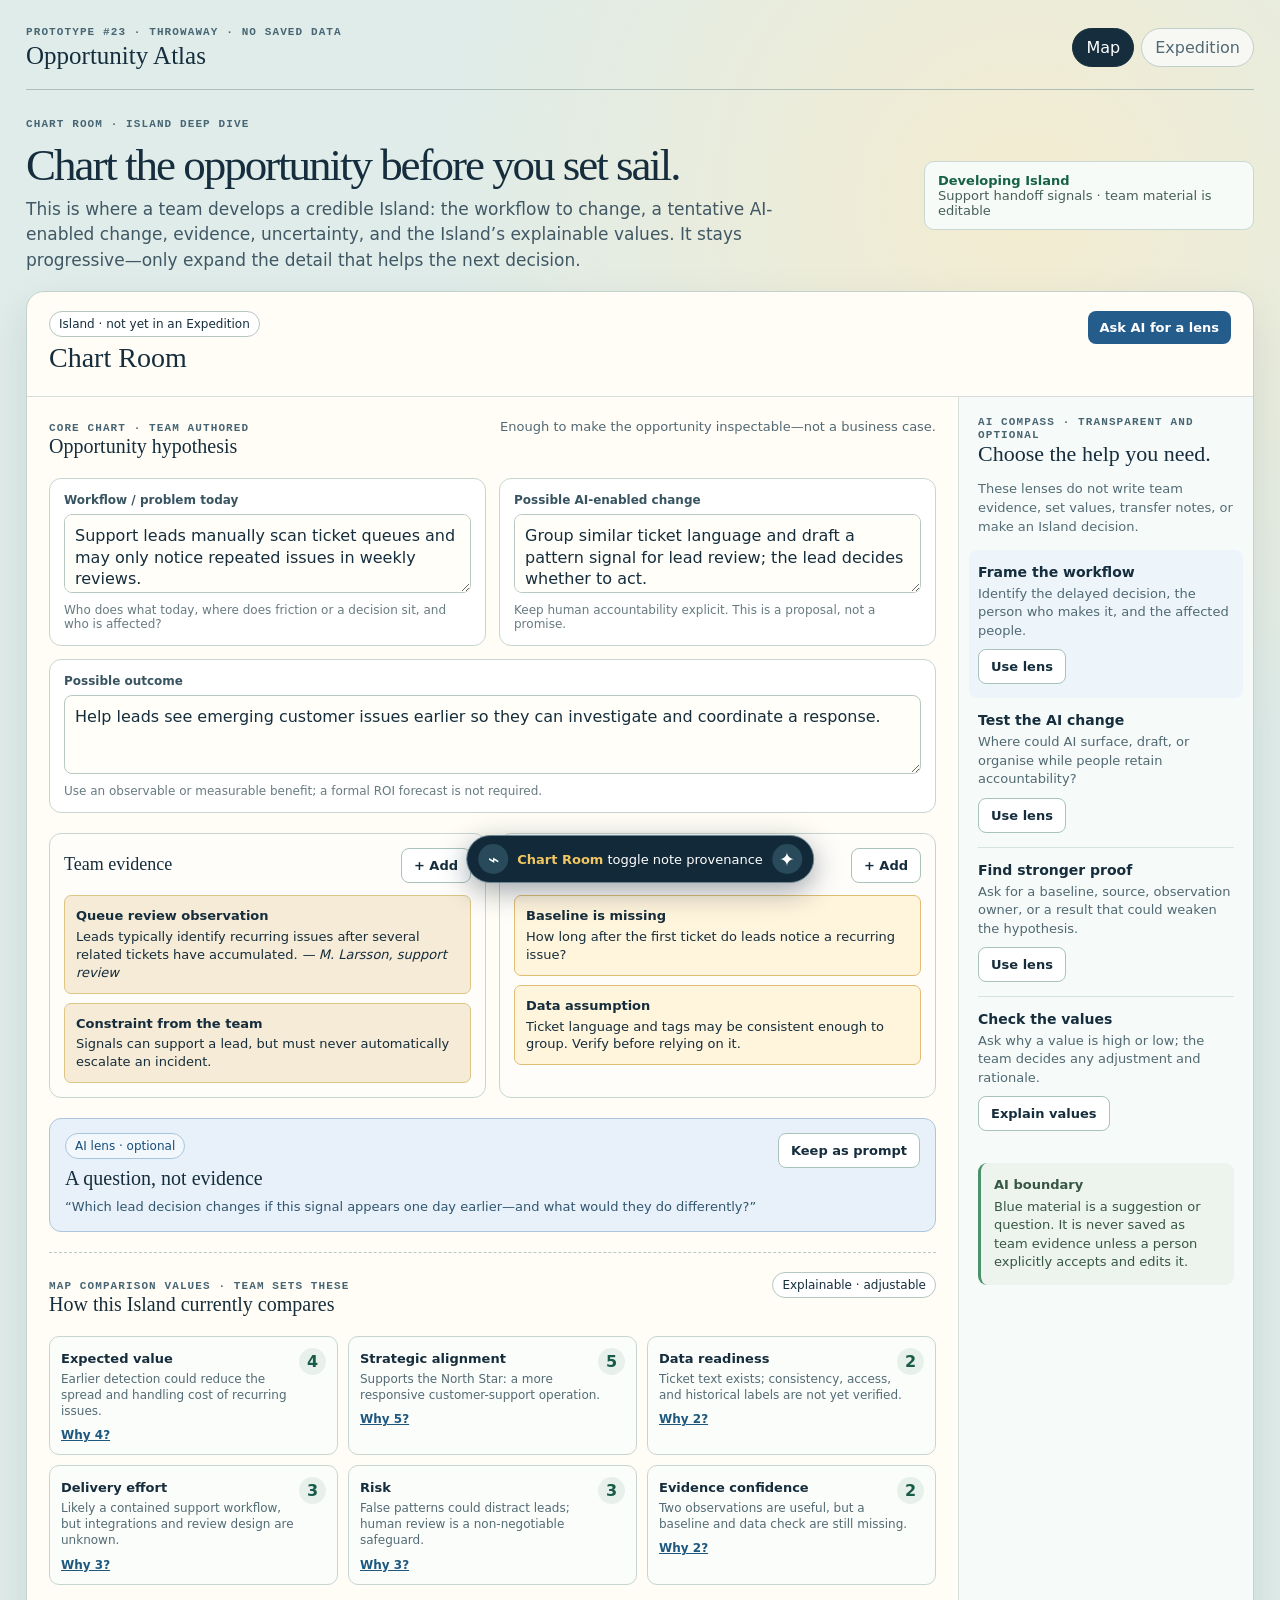
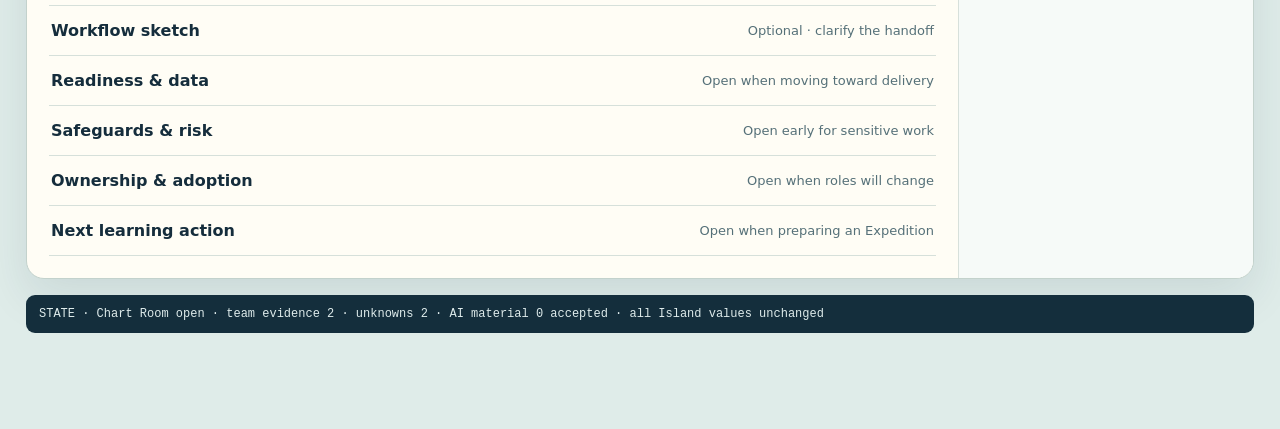
<file: static/prototype-island-guidance.html>
<!doctype html>
<html lang="en">
<head>
  <meta charset="utf-8"><meta name="viewport" content="width=device-width,initial-scale=1">
  <title>Prototype — Chart Room</title>
  <style>
    :root{--ink:#152d3c;--slate:#526975;--paper:#fffdf5;--sea:#dfece9;--line:#bfd0ca;--gold:#c99630;--goldwash:#fff4dc;--blue:#245d8c;--bluewash:#e8f1fa;--team:#f5ebd6;--green:#e7f0e7;--shadow:0 18px 45px #1833451a}*{box-sizing:border-box}body{margin:0;background:radial-gradient(circle at 80% 10%,#f4ecd0 0,transparent 28%),var(--sea);color:var(--ink);font-family:ui-rounded,"Avenir Next",system-ui,sans-serif}.frame{max-width:1320px;margin:26px auto 96px;padding:0 26px}.appbar{display:flex;align-items:center;justify-content:space-between;border-bottom:1px solid #aebfba;padding:0 0 19px}.tag{font:700 11px/1.15 ui-monospace,SFMono-Regular,monospace;letter-spacing:.1em;text-transform:uppercase;color:#486574}.brand,h1,h2,h3{font-family:Georgia,serif;font-weight:500}.brand{font-size:25px;margin-top:3px}.tabs{display:flex;gap:7px}.tab{border:1px solid var(--line);border-radius:99px;padding:9px 13px;background:#f7f8f3;color:var(--slate)}.tab.on{background:var(--ink);border-color:var(--ink);color:#fff}h1{font-size:45px;line-height:1.03;letter-spacing:-.045em;margin:12px 0 8px}h2{font-size:28px;margin:5px 0}h3{font-size:20px;margin:0 0 8px}.intro{font-size:17px;line-height:1.5;color:#405764;max-width:805px;margin:0}.hero{display:flex;justify-content:space-between;align-items:end;gap:24px;margin:28px 0 18px}.status{align-self:center;max-width:330px;padding:11px 13px;border-radius:10px;border:1px solid #c9d8d2;background:#f7fbf7;font-size:13px;color:#465f59}.status b{color:#176246}.room{background:var(--paper);border:1px solid #c3d2cc;border-radius:18px;box-shadow:var(--shadow);overflow:hidden}.room-top{padding:19px 22px 17px;border-bottom:1px solid #d5dfda;display:flex;align-items:start;justify-content:space-between;gap:18px}.pill{display:inline-flex;align-items:center;gap:6px;border:1px solid #b5c7c1;border-radius:99px;padding:5px 9px;background:#fff;font-size:12px}.pill.ai{color:#164d7a;background:#f2f7fc;border-color:#a8c4dc}.pill.transferred{background:#fcf5e4;border-color:#dfbe78;color:#7c591a}.room-body{display:grid;grid-template-columns:minmax(0,1fr) 295px}.main{padding:22px}.compass{padding:19px;border-left:1px solid #d7e0db;background:#f6faf8}.section-title{display:flex;align-items:baseline;justify-content:space-between;gap:12px;margin-bottom:12px}.section-title p{margin:0;color:var(--slate);font-size:13px}.core{display:grid;grid-template-columns:1fr 1fr;gap:13px}.panel{border:1px solid #c7d5d0;border-radius:12px;background:#fff;padding:14px}.panel.wide{grid-column:span 2}.panel label{display:block;font-size:12px;font-weight:750;color:#385460;margin-bottom:7px}.panel .hint{font-size:12px;color:#687b80;margin:6px 0 0}.field{width:100%;border:1px solid #b8c9c3;border-radius:8px;padding:10px;background:#fffef8;color:var(--ink);font:inherit;line-height:1.36;resize:vertical;min-height:79px}.evidence-grid{display:grid;grid-template-columns:1fr 1fr;gap:13px;margin-top:20px}.evidence{background:#fffdfa}.evidence h3{font-size:18px}.note{padding:11px;border-radius:7px;margin-top:9px;font-size:13px;line-height:1.38}.note.team{background:var(--team);border:1px solid #ddc584}.note.gap{background:var(--goldwash);border:1px solid #e0be73}.note strong{display:block;margin-bottom:3px}.ai-strip{margin-top:20px;border:1px solid #abc6dc;background:var(--bluewash);border-radius:12px;padding:14px 15px}.ai-strip-head{display:flex;justify-content:space-between;gap:12px;align-items:start}.ai-strip p{margin:5px 0 0;font-size:13px;line-height:1.43;color:#31566f}.button{border:0;border-radius:8px;padding:9px 12px;font:700 13px ui-rounded,"Avenir Next",system-ui,sans-serif;cursor:pointer;background:var(--ink);color:#fff}.button.light{background:#fff;color:var(--ink);border:1px solid #a8c2bc}.button.ai{background:var(--blue)}.ai-suggestion{margin-top:10px;padding:11px;border-radius:8px;background:#f8fbfe;border:1px solid #b9d1e5;font-size:13px;line-height:1.4}.accept{margin-top:8px}.values{margin-top:20px;padding-top:19px;border-top:1px dashed #b7c9c2}.value-list{display:grid;grid-template-columns:repeat(3,1fr);gap:10px}.value{border:1px solid #c6d5d0;border-radius:10px;padding:11px;background:#fbfdfb}.value .score{float:right;border-radius:50%;width:27px;height:27px;display:grid;place-items:center;background:#e8f0ec;color:#195b49;font-weight:800}.value b{display:block;font-size:13px;margin:3px 34px 5px 0}.value p{font-size:12px;line-height:1.35;margin:0;color:#536b73}.value button{margin-top:9px;padding:0;border:0;background:transparent;color:#1e587f;text-decoration:underline;font:600 12px ui-rounded,"Avenir Next",system-ui,sans-serif;cursor:pointer}.details{margin-top:20px;border-top:1px solid #d6e0da}.detail{border-bottom:1px solid #d6e0da}.detail summary{list-style:none;cursor:pointer;padding:15px 2px;display:flex;justify-content:space-between;align-items:center;font-weight:750}.detail summary::-webkit-details-marker{display:none}.detail summary span{font-size:13px;color:#557078;font-weight:500}.detail .inside{padding:0 2px 16px;color:#4a626a;font-size:13px;line-height:1.45}.provenance{margin-top:20px;padding:13px 14px;border:1px dashed #caa95f;background:#fff9eb;border-radius:10px}.provenance[hidden]{display:none}.provenance p{margin:5px 0 0;font-size:13px;line-height:1.42;color:#5e533a}.compass h3{font-size:22px}.compass .lead{font-size:13px;line-height:1.45;color:#536c75}.guide{border-bottom:1px solid #d6e2dc;padding:14px 0}.guide:last-of-type{border-bottom:0}.guide b{display:block;font-size:14px;margin-bottom:5px}.guide p{font-size:13px;line-height:1.42;color:#506972;margin:0 0 9px}.guide.active{margin:0 -9px;padding:14px 9px;background:#edf5fb;border-radius:8px;border-bottom:0}.guardrails{margin-top:18px;padding:13px;background:#edf4ed;border-radius:9px;border-left:3px solid #4b916c;font-size:13px;line-height:1.42;color:#365646}.guardrails b{display:block;margin-bottom:3px}.state{margin-top:16px;border-radius:9px;padding:11px 13px;background:#142e3c;color:#deebeb;font:12px/1.4 ui-monospace,SFMono-Regular,monospace}.switcher{position:fixed;bottom:17px;left:50%;transform:translateX(-50%);z-index:5;display:flex;align-items:center;gap:9px;padding:8px 11px;background:#112938;color:#fff;border:1px solid #6c8792;border-radius:99px;box-shadow:0 8px 28px #11293866}.switcher button{border:0;border-radius:50%;width:30px;height:30px;background:#294a5a;color:#fff;font-size:19px;cursor:pointer}.switcher .current{min-width:220px;text-align:center;font-size:13px}.switcher b{color:#f0c662}@media(max-width:900px){.room-body{grid-template-columns:1fr}.compass{border-left:0;border-top:1px solid #d7e0db}.core,.evidence-grid{grid-template-columns:1fr}.panel.wide{grid-column:auto}.value-list{grid-template-columns:1fr 1fr}.hero{display:block}.status{margin-top:15px}.tabs{display:none}}@media(max-width:560px){.frame{padding:0 14px;margin-top:16px}.main{padding:15px}.room-top{padding:16px}.value-list{grid-template-columns:1fr}h1{font-size:36px}}
  </style>
</head>
<body>
<main class="frame">
  <header class="appbar"><div><div class="tag">Prototype #23 · throwaway · no saved data</div><div class="brand">Opportunity Atlas</div></div><nav class="tabs"><span class="tab on">Map</span><span class="tab">Expedition</span></nav></header>
  <section class="hero"><div><div class="tag">Chart Room · Island deep dive</div><h1>Chart the opportunity before you set sail.</h1><p class="intro">This is where a team develops a credible Island: the workflow to change, a tentative AI-enabled change, evidence, uncertainty, and the Island’s explainable values. It stays progressive—only expand the detail that helps the next decision.</p></div><div class="status"><b>Developing Island</b><br>Support handoff signals · team material is editable</div></section>
  <article class="room">
    <header class="room-top"><div><span class="pill">Island · not yet in an Expedition</span><h2>Chart Room</h2></div><button class="button ai" onclick="showLens()">Ask AI for a lens</button></header>
    <div class="room-body"><section class="main">
      <div class="section-title"><div><div class="tag">Core chart · team authored</div><h3>Opportunity hypothesis</h3></div><p>Enough to make the opportunity inspectable—not a business case.</p></div>
      <div class="core">
        <div class="panel"><label>Workflow / problem today</label><textarea class="field">Support leads manually scan ticket queues and may only notice repeated issues in weekly reviews.</textarea><p class="hint">Who does what today, where does friction or a decision sit, and who is affected?</p></div>
        <div class="panel"><label>Possible AI-enabled change</label><textarea class="field">Group similar ticket language and draft a pattern signal for lead review; the lead decides whether to act.</textarea><p class="hint">Keep human accountability explicit. This is a proposal, not a promise.</p></div>
        <div class="panel wide"><label>Possible outcome</label><textarea class="field">Help leads see emerging customer issues earlier so they can investigate and coordinate a response.</textarea><p class="hint">Use an observable or measurable benefit; a formal ROI forecast is not required.</p></div>
      </div>
      <div class="evidence-grid"><section class="panel evidence"><div class="section-title"><h3>Team evidence</h3><button class="button light" onclick="setState('Team evidence added — still team-authored')">+ Add</button></div><div class="note team"><strong>Queue review observation</strong>Leads typically identify recurring issues after several related tickets have accumulated. <em>— M. Larsson, support review</em></div><div class="note team"><strong>Constraint from the team</strong>Signals can support a lead, but must never automatically escalate an incident.</div></section><section class="panel evidence"><div class="section-title"><h3>Unknowns & assumptions</h3><button class="button light" onclick="setState('Question recorded — not presented as evidence')">+ Add</button></div><div class="note gap"><strong>Baseline is missing</strong>How long after the first ticket do leads notice a recurring issue?</div><div class="note gap"><strong>Data assumption</strong>Ticket language and tags may be consistent enough to group. Verify before relying on it.</div></section></div>
      <section class="ai-strip" id="ai-strip" aria-live="polite"><div class="ai-strip-head"><div><span class="pill ai">AI lens · optional</span><h3 style="margin-top:8px">A question, not evidence</h3><p>“Which lead decision changes if this signal appears one day earlier—and what would they do differently?”</p></div><button class="button light" onclick="setState('AI question kept as a team prompt — no content accepted')">Keep as prompt</button></div><div class="ai-suggestion" id="suggestion" hidden><b>AI wording suggestion</b><br>“Surface repeated support patterns for lead review before they become visible in weekly queue review.”<br><span class="tag" style="display:block;margin-top:7px">Generated from the team material above · edit before accepting</span><button class="button ai accept" onclick="setState('AI wording accepted for team editing — original team evidence unchanged')">Accept as editable draft</button></div></section>
      <section class="values"><div class="section-title"><div><div class="tag">Map comparison values · team sets these</div><h3>How this Island currently compares</h3></div><span class="pill">Explainable · adjustable</span></div><div class="value-list">
        <article class="value"><span class="score">4</span><b>Expected value</b><p>Earlier detection could reduce the spread and handling cost of recurring issues.</p><button onclick="setState('Explaining expected value — AI cannot alter this score')">Why 4?</button></article>
        <article class="value"><span class="score">5</span><b>Strategic alignment</b><p>Supports the North Star: a more responsive customer-support operation.</p><button onclick="setState('Explaining strategic alignment — team owns the rationale')">Why 5?</button></article>
        <article class="value"><span class="score">2</span><b>Data readiness</b><p>Ticket text exists; consistency, access, and historical labels are not yet verified.</p><button onclick="setState('Data-readiness rationale opened')">Why 2?</button></article>
        <article class="value"><span class="score">3</span><b>Delivery effort</b><p>Likely a contained support workflow, but integrations and review design are unknown.</p><button onclick="setState('Delivery-effort rationale opened')">Why 3?</button></article>
        <article class="value"><span class="score">3</span><b>Risk</b><p>False patterns could distract leads; human review is a non-negotiable safeguard.</p><button onclick="setState('Risk rationale opened')">Why 3?</button></article>
        <article class="value"><span class="score">2</span><b>Evidence confidence</b><p>Two observations are useful, but a baseline and data check are still missing.</p><button onclick="setState('Evidence-confidence rationale opened')">Why 2?</button></article>
      </div></section>
      <section class="details"><details class="detail"><summary>Workflow sketch <span>Optional · clarify the handoff</span></summary><div class="inside">Today: queue review → weekly discussion. Proposed: AI groups repeated language → drafts a signal → lead reviews and investigates → customer response is coordinated.</div></details><details class="detail"><summary>Readiness & data <span>Open when moving toward delivery</span></summary><div class="inside">Check ticket-text access, quality, consistency, retention constraints, and the integrations needed to place a reviewable signal in the lead’s existing work.</div></details><details class="detail"><summary>Safeguards & risk <span>Open early for sensitive work</span></summary><div class="inside">Name harms, oversight, escalation, and an accountable owner. For this Island, signals remain advisory and a lead reviews every action.</div></details><details class="detail"><summary>Ownership & adoption <span>Open when roles will change</span></summary><div class="inside">Who reviews the signal? Who can override it? What changes in the lead’s routine, and what support will they need?</div></details><details class="detail"><summary>Next learning action <span>Open when preparing an Expedition</span></summary><div class="inside">Measure the current detection delay and interview two leads about what makes a signal actionable. This action tests the hypothesis; it is not a delivery commitment.</div></details></section>
      <aside class="provenance" id="provenance" hidden><span class="pill transferred">Transferred from Scouting note</span><p><b>“Several customers mentioned the same login issue this week—could we spot this earlier?”</b><br>Individually captured by Albin · 14 July · retained as an origin, not as team evidence.</p></aside>
    </section><aside class="compass"><div class="tag">AI compass · transparent and optional</div><h3>Choose the help you need.</h3><p class="lead">These lenses do not write team evidence, set values, transfer notes, or make an Island decision.</p><section class="guide active"><b>Frame the workflow</b><p>Identify the delayed decision, the person who makes it, and the affected people.</p><button class="button light" onclick="setState('Workflow lens opened — no text changed')">Use lens</button></section><section class="guide"><b>Test the AI change</b><p>Where could AI surface, draft, or organise while people retain accountability?</p><button class="button light" onclick="setState('AI-change lens opened — proposal only')">Use lens</button></section><section class="guide"><b>Find stronger proof</b><p>Ask for a baseline, source, observation owner, or a result that could weaken the hypothesis.</p><button class="button light" onclick="setState('Evidence prompt opened — not evidence')">Use lens</button></section><section class="guide"><b>Check the values</b><p>Ask why a value is high or low; the team decides any adjustment and rationale.</p><button class="button light" onclick="setState('Value explanation opened — values unchanged')">Explain values</button></section><div class="guardrails"><b>AI boundary</b>Blue material is a suggestion or question. It is never saved as team evidence unless a person explicitly accepts and edits it.</div></aside></div>
  </article>
  <div class="state" id="state">STATE · Chart Room open · team evidence 2 · unknowns 2 · AI material 0 accepted · all Island values unchanged</div>
  <nav class="switcher" aria-label="Prototype state"><button onclick="toggleProvenance()" aria-label="Toggle transferred scouting note">⌁</button><div class="current"><b>Chart Room</b> <span>toggle note provenance</span></div><button onclick="showLens()" aria-label="Show AI wording suggestion">✦</button></nav>
</main>
<script>
  function setState(message){document.getElementById('state').textContent='STATE · '+message+' · AI remains advisory · values unchanged'}
  function showLens(){document.getElementById('suggestion').hidden=false;setState('AI wording suggestion shown — not accepted or saved')}
  function toggleProvenance(){const el=document.getElementById('provenance');el.hidden=!el.hidden;setState(el.hidden?'Directly created Island — no Scouting-note provenance':'Transferred Island — Scouting-note provenance visible as origin, not evidence')}
</script>
</body>
</html>
</file>
